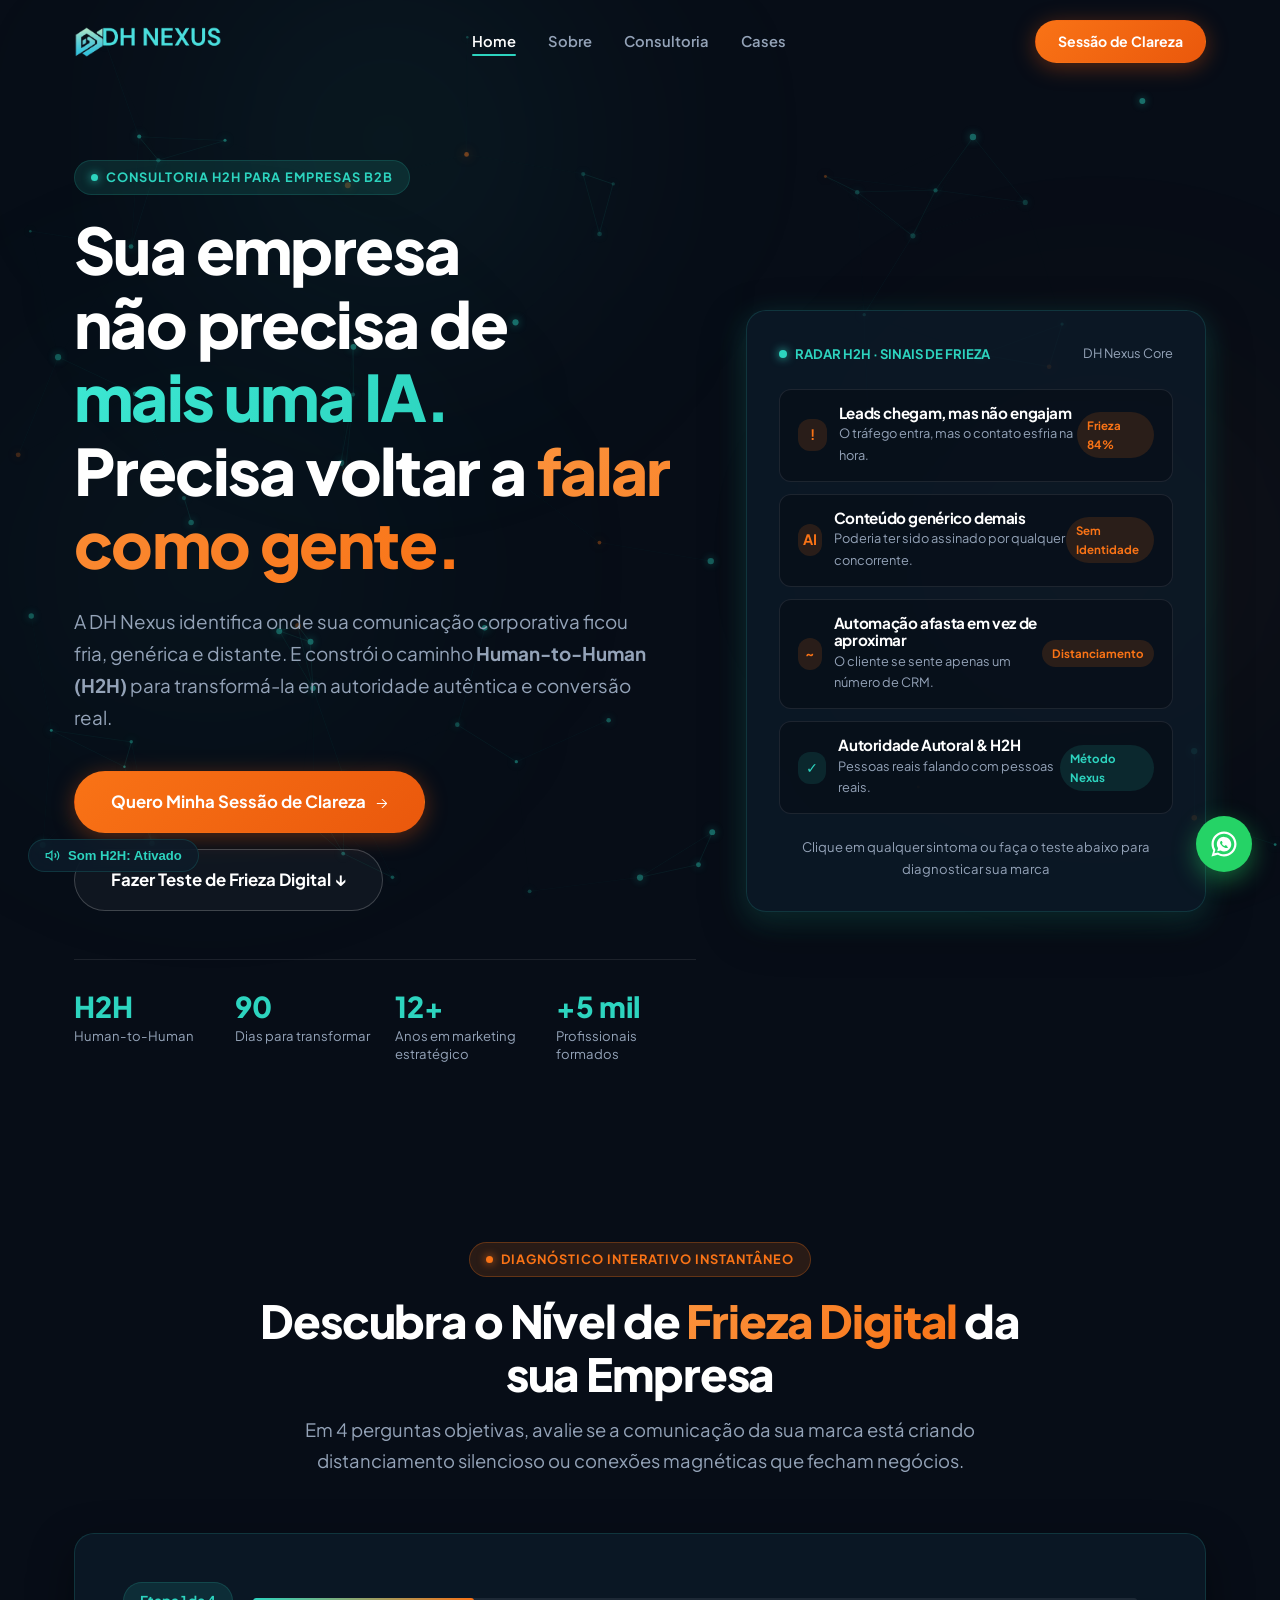
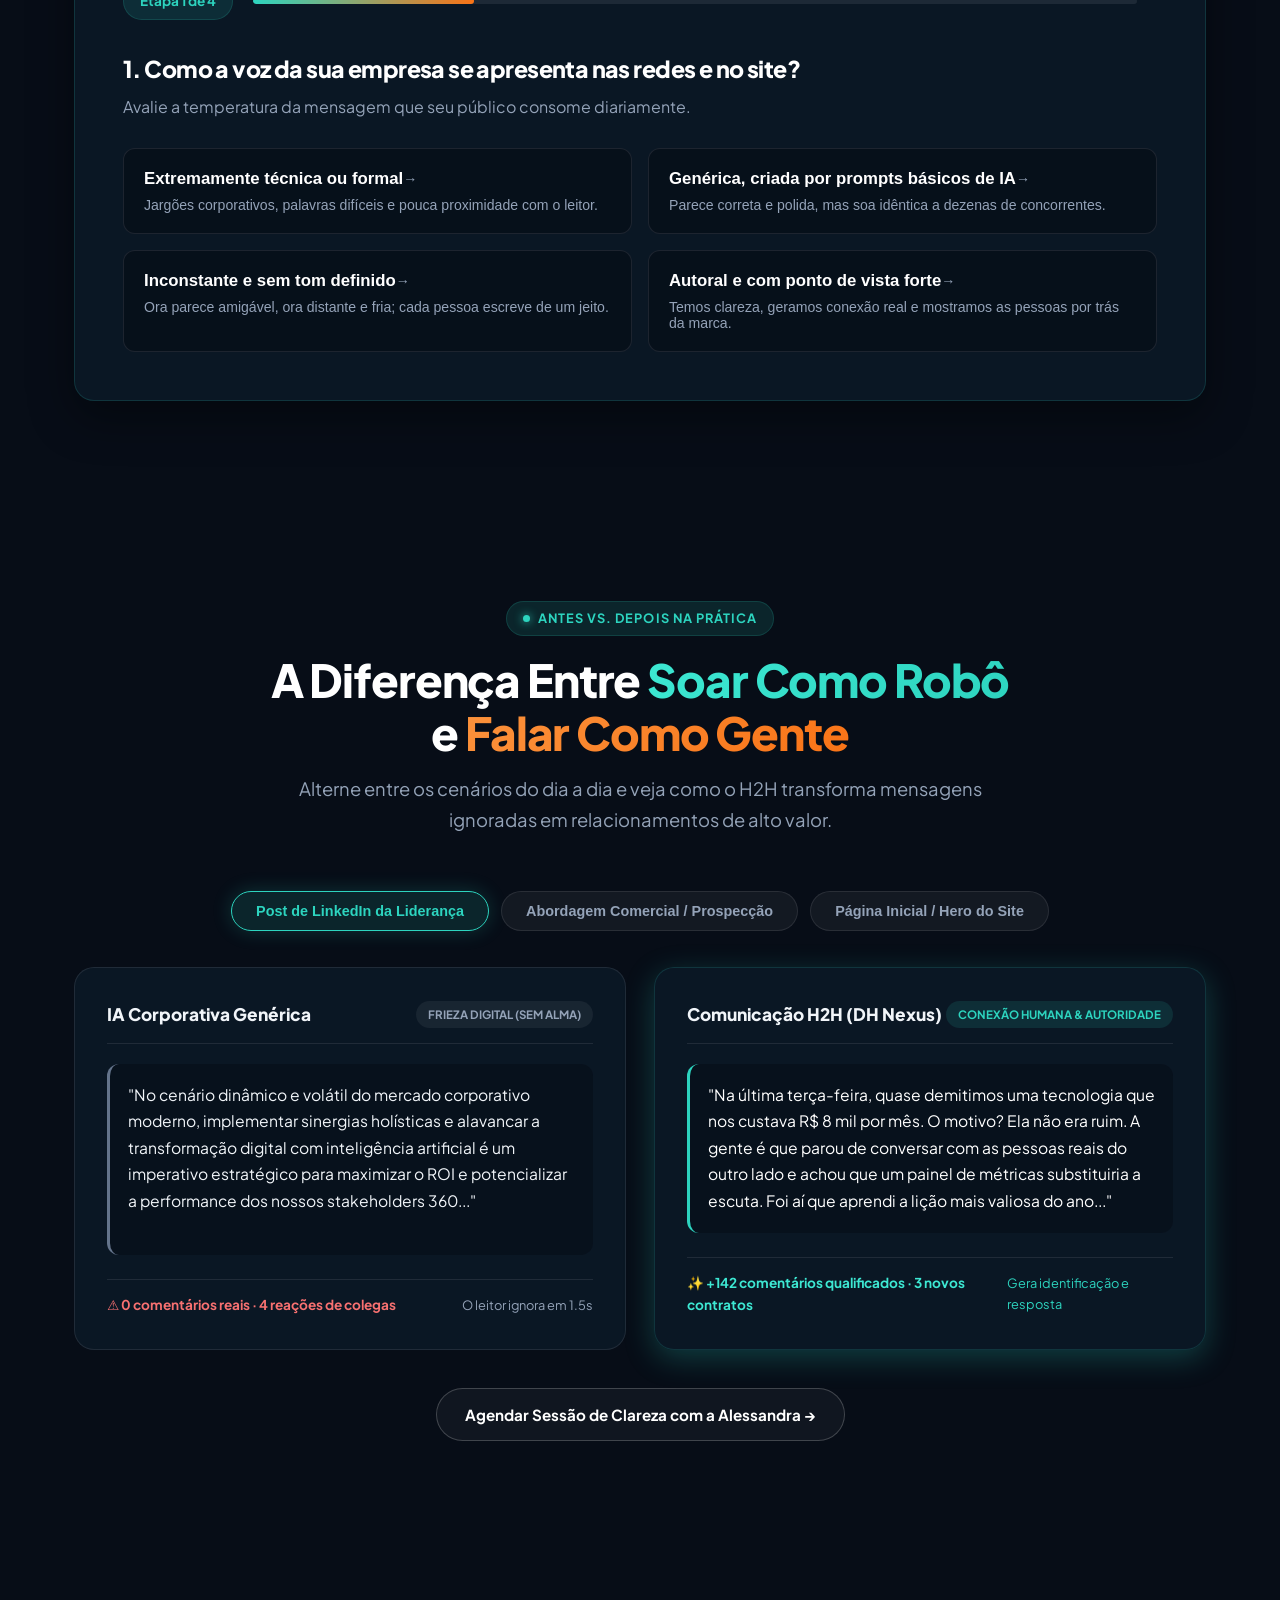
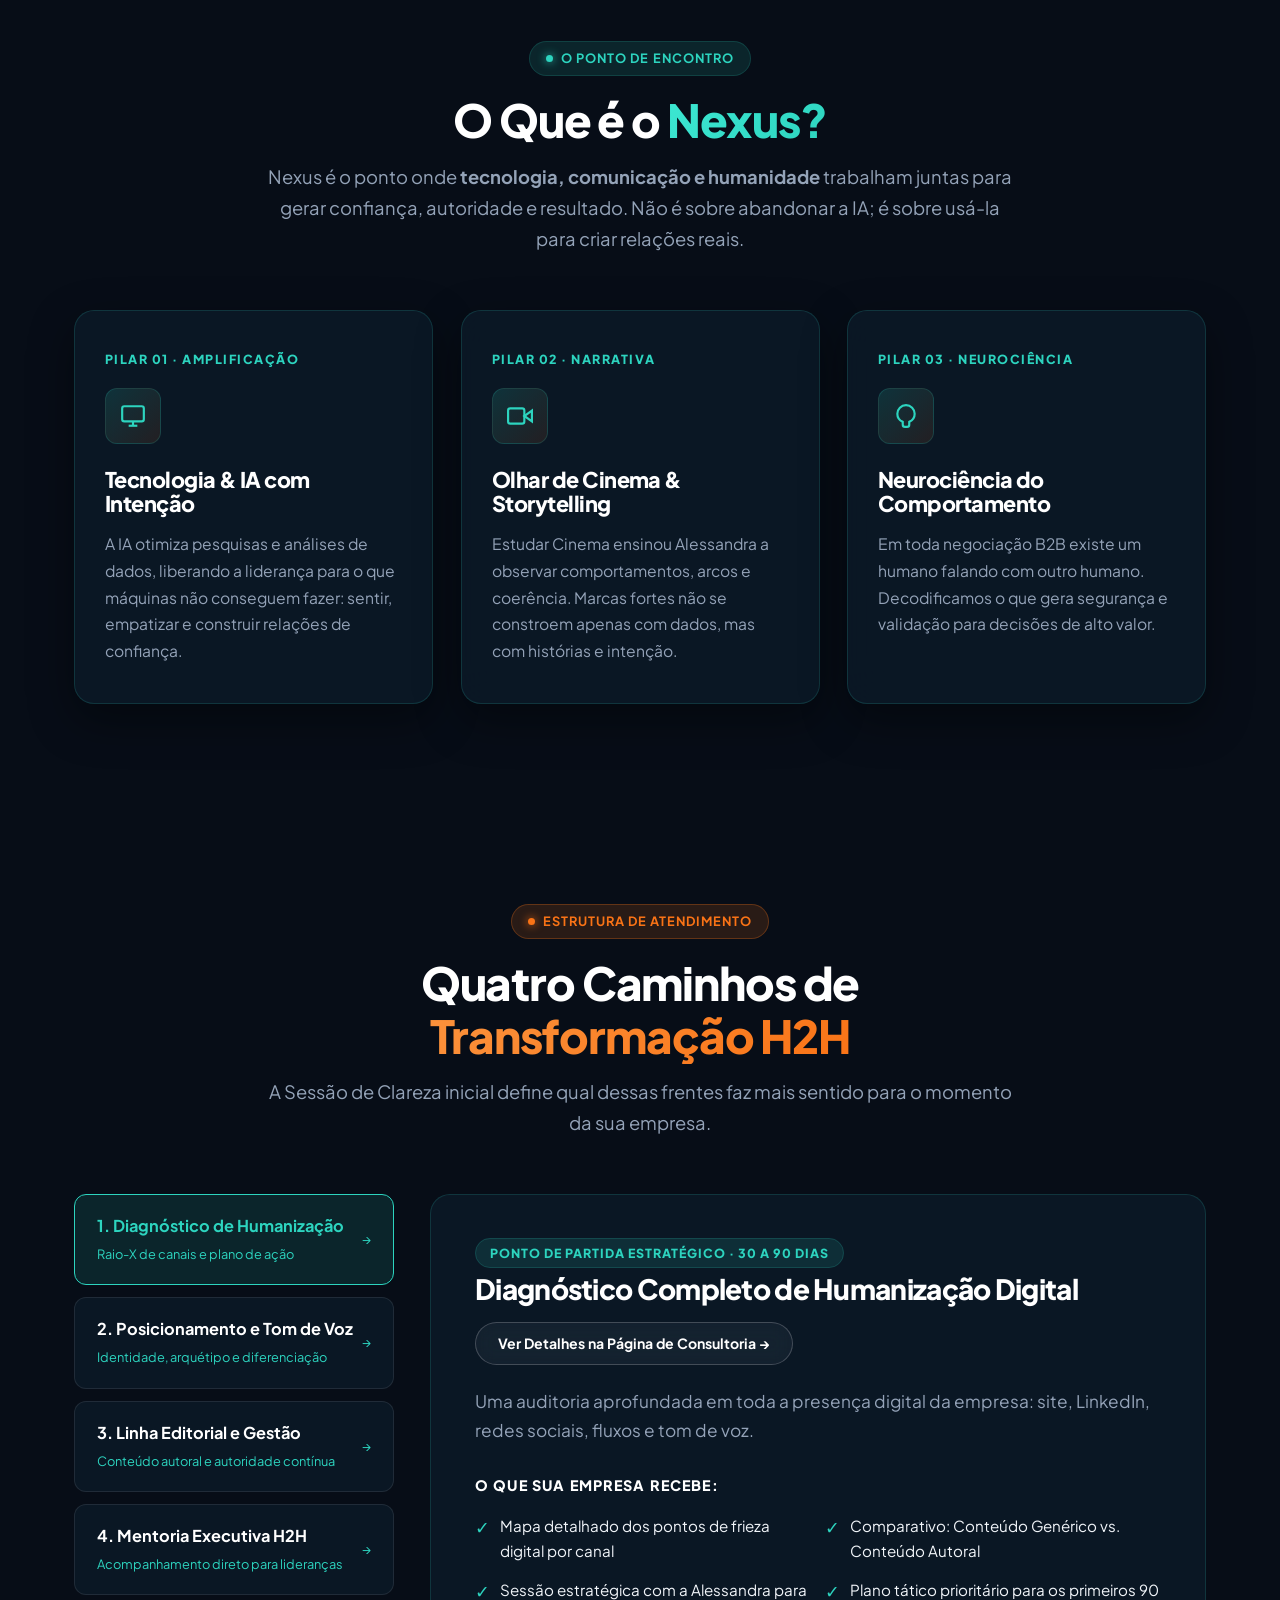
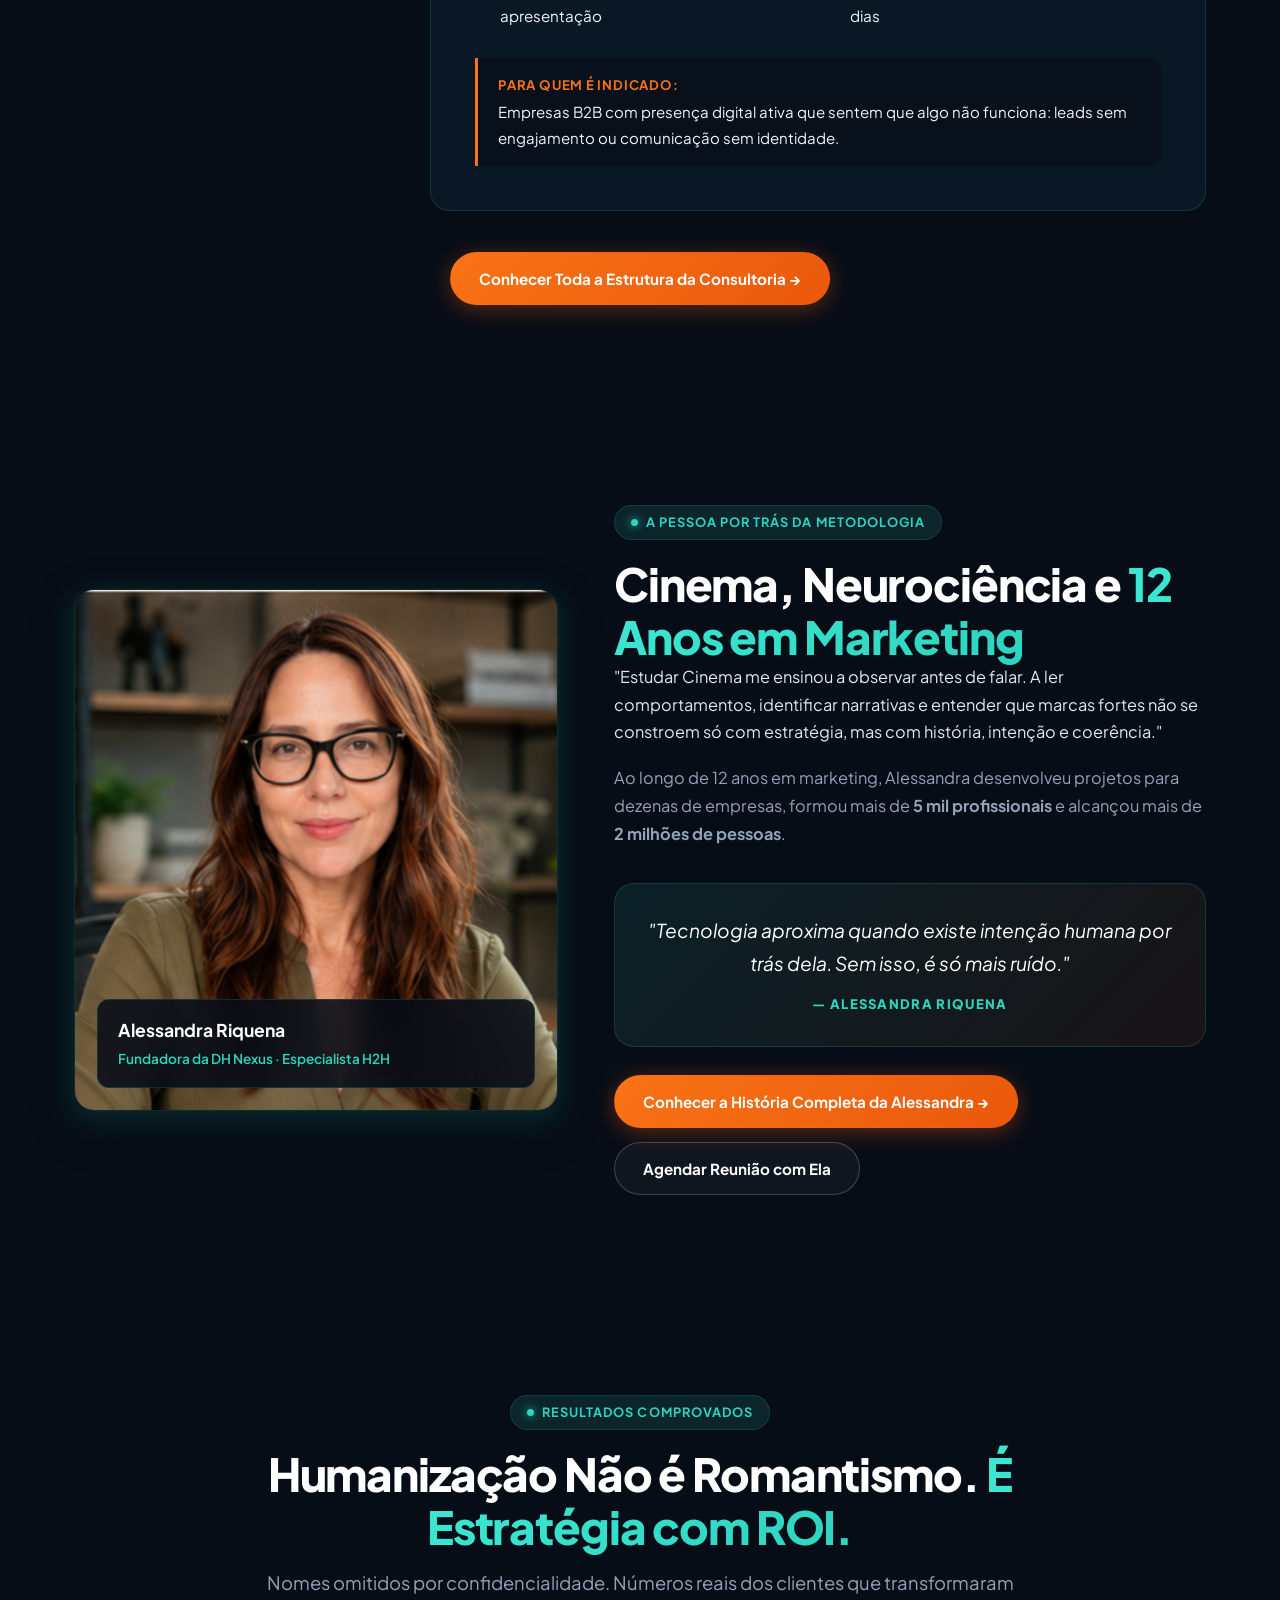
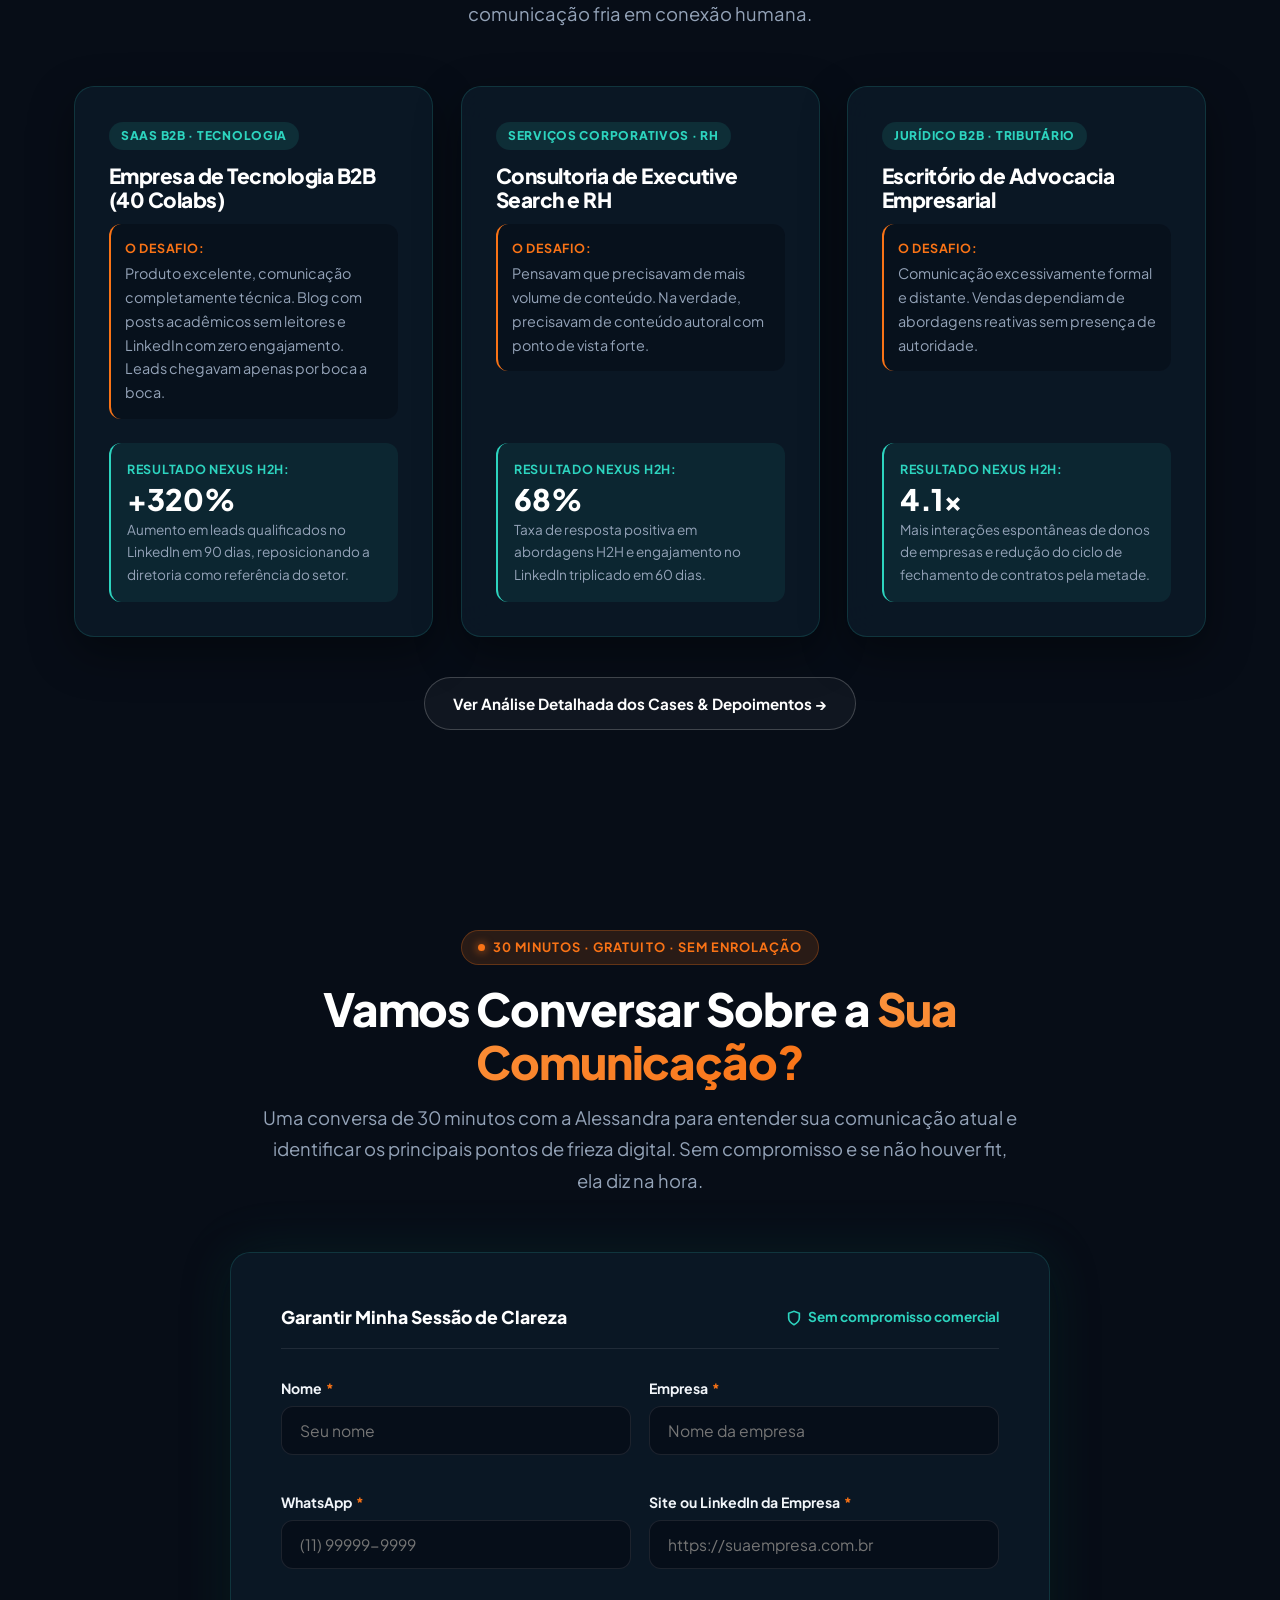
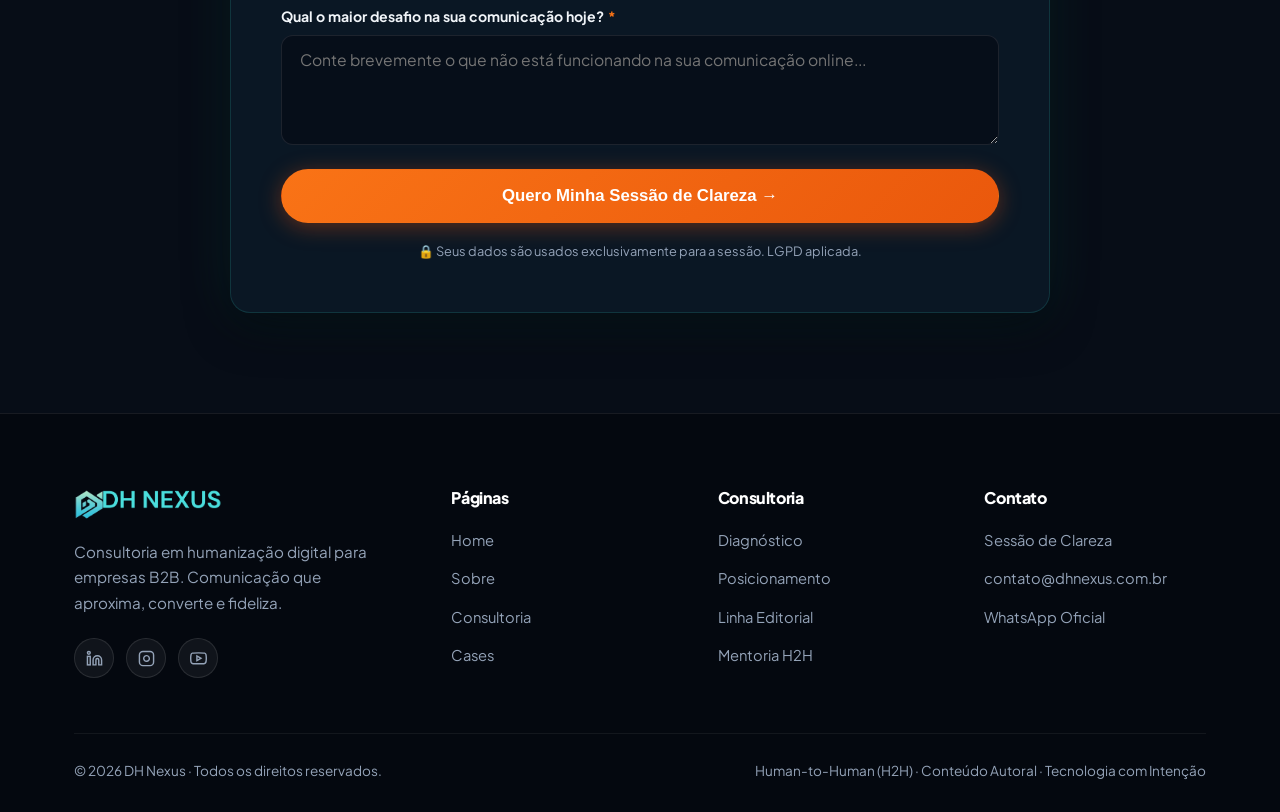
<file: index.html>
<!DOCTYPE html>
<html lang="pt-BR">
<head>
  <meta charset="UTF-8">
  <meta name="viewport" content="width=device-width, initial-scale=1.0">
  <title>DH Nexus | Mentoria Digital e Humanização B2B (H2H)</title>
  <meta name="description" content="Sua empresa não precisa de mais uma IA. Precisa voltar a falar como gente. Consultoria e mentoria em humanização digital para empresas B2B.">
  <meta property="og:type" content="website">
  <meta property="og:title" content="DH Nexus | Sua empresa não precisa de mais uma IA. Precisa voltar a falar como gente.">
  <meta property="og:description" content="Consultoria e mentoria em comunicação H2H. Eliminamos a frieza digital e reconstruímos a autoridade da sua marca.">
  <meta property="og:image" content="assets/logo-dark-bg.png">
  
  <link rel="icon" type="image/png" href="assets/logo-icon.png">
  <link rel="preconnect" href="https://fonts.googleapis.com">
  <link rel="preconnect" href="https://fonts.gstatic.com" crossorigin>
  <link href="https://fonts.googleapis.com/css2?family=Plus+Jakarta+Sans:wght@400;500;600;700;800&display=swap" rel="stylesheet">
  
  <link rel="stylesheet" href="css/styles.css">

  <script type="application/ld+json">
  {
    "@context": "https://schema.org",
    "@type": "ProfessionalService",
    "name": "DH Nexus",
    "description": "Consultoria e mentoria em humanização digital e comunicação B2B (Human-to-Human).",
    "founder": {
      "@type": "Person",
      "name": "Alessandra Riquena"
    }
  }
  </script>
</head>
<body>

  <!-- Canvas Interativo: Conexão Nexus -->
  <canvas id="nexus-canvas"></canvas>

  <!-- Luzes Ambientes -->
  <div class="ambient-glow glow-teal-1"></div>
  <div class="ambient-glow glow-orange-1"></div>
  <div class="ambient-glow glow-teal-2"></div>

  <div class="content-wrapper">

    <!-- NAVBAR (MULTI-PAGE & SEM DUPLICAÇÃO DE LOGO) -->
    <header class="navbar">
      <div class="container navbar-inner">
        <a href="index.html" class="navbar-brand">
          <img src="assets/logo-dark-bg.png" alt="DH Nexus" class="brand-logo-img">
        </a>

        <ul class="nav-links">
          <li><a href="index.html" class="active">Home</a></li>
          <li><a href="sobre.html">Sobre</a></li>
          <li><a href="consultoria.html">Consultoria</a></li>
          <li><a href="cases.html">Cases</a></li>
        </ul>

        <div class="nav-actions">
          <a href="#sessao" class="btn btn-primary btn-sm">Sessão de Clareza</a>
          <button class="mobile-toggle" aria-label="Abrir Menu">
            <svg viewBox="0 0 24 24" fill="none" stroke="currentColor" stroke-width="2">
              <line x1="3" y1="12" x2="21" y2="12"></line>
              <line x1="3" y1="6" x2="21" y2="6"></line>
              <line x1="3" y1="18" x2="21" y2="18"></line>
            </svg>
          </button>
        </div>
      </div>
    </header>

    <!-- Mobile Drawer -->
    <div class="drawer-overlay"></div>
    <div class="mobile-drawer">
      <div>
        <div style="display: flex; justify-content: space-between; align-items: center;">
          <a href="index.html" class="navbar-brand">
            <img src="assets/logo-dark-bg.png" alt="DH Nexus" class="brand-logo-img">
          </a>
          <button class="drawer-close" style="background: none; border: none; color: white; font-size: 1.4rem; cursor: pointer;">✕</button>
        </div>
        <ul class="mobile-nav-links">
          <li><a href="index.html" class="active">Home <span>→</span></a></li>
          <li><a href="sobre.html">Sobre <span>→</span></a></li>
          <li><a href="consultoria.html">Consultoria <span>→</span></a></li>
          <li><a href="cases.html">Cases <span>→</span></a></li>
        </ul>
      </div>
      <div>
        <a href="#sessao" class="btn btn-primary" style="width: 100%;">Sessão de Clareza (30 min)</a>
      </div>
    </div>

    <!-- HERO SECTION -->
    <section class="hero-section" id="inicio">
      <div class="container">
        <div class="hero-grid">
          
          <div class="hero-content reveal-left">
            <div class="badge-tag">
              <span class="pulse-dot"></span>
              Consultoria H2H para Empresas B2B
            </div>

            <h1>
              Sua empresa não precisa de <span class="highlight-teal">mais uma IA.</span><br>
              Precisa voltar a <span class="highlight-orange">falar como gente.</span>
            </h1>

            <p class="hero-subtitle">
              A DH Nexus identifica onde sua comunicação corporativa ficou fria, genérica e distante. E constrói o caminho <strong>Human-to-Human (H2H)</strong> para transformá-la em autoridade autêntica e conversão real.
            </p>

            <div class="hero-actions">
              <a href="#sessao" class="btn btn-primary btn-lg">
                Quero Minha Sessão de Clareza
                <span style="font-weight: 300;">→</span>
              </a>
              <a href="#simulador" class="btn btn-outline btn-lg">
                Fazer Teste de Frieza Digital ↓
              </a>
            </div>

            <div class="hero-stats">
              <div class="stat-item reveal-up stagger-1">
                <div class="stat-num">H2H</div>
                <div class="stat-label">Human-to-Human</div>
              </div>
              <div class="stat-item reveal-up stagger-2">
                <div class="stat-num">90</div>
                <div class="stat-label">Dias para transformar</div>
              </div>
              <div class="stat-item reveal-up stagger-3">
                <div class="stat-num">12+</div>
                <div class="stat-label">Anos em marketing estratégico</div>
              </div>
              <div class="stat-item reveal-up stagger-4">
                <div class="stat-num">+5 mil</div>
                <div class="stat-label">Profissionais formados</div>
              </div>
            </div>
          </div>

          <!-- Hero Visual: Radar Card -->
          <div class="hero-visual reveal-right">
            <div class="hero-visual-card">
              <div class="radar-header">
                <div class="radar-status">
                  <span class="radar-status-dot"></span>
                  RADAR H2H · SINAIS DE FRIEZA
                </div>
                <span style="font-size: 0.8rem; color: var(--text-muted);">DH Nexus Core</span>
              </div>

              <div class="symptom-feed">
                <div class="symptom-card">
                  <div class="symptom-info">
                    <div class="symptom-icon">!</div>
                    <div class="symptom-text">
                      <h4>Leads chegam, mas não engajam</h4>
                      <p>O tráfego entra, mas o contato esfria na hora.</p>
                    </div>
                  </div>
                  <span class="symptom-badge">Frieza 84%</span>
                </div>

                <div class="symptom-card">
                  <div class="symptom-info">
                    <div class="symptom-icon">AI</div>
                    <div class="symptom-text">
                      <h4>Conteúdo genérico demais</h4>
                      <p>Poderia ter sido assinado por qualquer concorrente.</p>
                    </div>
                  </div>
                  <span class="symptom-badge">Sem Identidade</span>
                </div>

                <div class="symptom-card">
                  <div class="symptom-info">
                    <div class="symptom-icon">~</div>
                    <div class="symptom-text">
                      <h4>Automação afasta em vez de aproximar</h4>
                      <p>O cliente se sente apenas um número de CRM.</p>
                    </div>
                  </div>
                  <span class="symptom-badge">Distanciamento</span>
                </div>

                <div class="symptom-card resolved">
                  <div class="symptom-info">
                    <div class="symptom-icon">✓</div>
                    <div class="symptom-text">
                      <h4>Autoridade Autoral & H2H</h4>
                      <p>Pessoas reais falando com pessoas reais.</p>
                    </div>
                  </div>
                  <span class="symptom-badge">Método Nexus</span>
                </div>
              </div>

              <div class="radar-footer-cta">
                <span>Clique em qualquer sintoma ou faça o teste abaixo para diagnosticar sua marca</span>
              </div>
            </div>
          </div>

        </div>
      </div>
    </section>

    <!-- SIMULADOR INTERATIVO DE FRIEZA DIGITAL (COM FIX DO BADGE) -->
    <section class="simulator-section" id="simulador">
      <div class="container">
        
        <div class="section-header reveal-up">
          <div class="badge-tag orange">
            <span class="pulse-dot"></span>
            Diagnóstico Interativo Instantâneo
          </div>
          <h2>Descubra o Nível de <span class="highlight-orange">Frieza Digital</span> da sua Empresa</h2>
          <p>Em 4 perguntas objetivas, avalie se a comunicação da sua marca está criando distanciamento silencioso ou conexões magnéticas que fecham negócios.</p>
        </div>

        <div class="simulator-box reveal-scale">
          <div class="sim-progress-bar">
            <!-- FIX: Badge em formato pílula sem quebra de linha -->
            <span class="sim-step-badge" id="sim-step-badge">Etapa 1 de 4</span>
            <div class="sim-track">
              <div class="sim-fill" id="sim-progress-fill"></div>
            </div>
          </div>

          <div id="simulator-cards-container">
            <!-- Renderizado dinamicamente pelo app.js -->
          </div>

          <div class="sim-result-card" id="simulator-result">
            <!-- Renderizado dinamicamente após a 4ª pergunta -->
          </div>
        </div>

      </div>
    </section>

    <!-- COMPARADOR INTERATIVO IA GENÉRICA vs H2H -->
    <section class="comparator-section" id="comparador">
      <div class="container">
        
        <div class="section-header reveal-up">
          <div class="badge-tag">
            <span class="pulse-dot"></span>
            Antes vs. Depois na Prática
          </div>
          <h2>A Diferença Entre <span class="highlight-teal">Soar Como Robô</span> e <span class="highlight-orange">Falar Como Gente</span></h2>
          <p>Alterne entre os cenários do dia a dia e veja como o H2H transforma mensagens ignoradas em relacionamentos de alto valor.</p>
        </div>

        <div class="comparator-tabs reveal-up">
          <button class="comp-tab-btn active" data-scenario="linkedin">Post de LinkedIn da Liderança</button>
          <button class="comp-tab-btn" data-scenario="outreach">Abordagem Comercial / Prospecção</button>
          <button class="comp-tab-btn" data-scenario="website">Página Inicial / Hero do Site</button>
        </div>

        <div class="comparison-stage">
          
          <div class="side-box cold-ai reveal-left">
            <div class="side-header">
              <div class="side-title">
                <span id="cold-title">IA Corporativa Genérica</span>
              </div>
              <span class="side-badge" id="cold-badge">Frieza Digital (Sem Alma)</span>
            </div>
            
            <div class="side-body" id="cold-text">
              "No cenário dinâmico e volátil do mercado corporativo moderno, implementar sinergias holísticas e alavancar a transformação digital com inteligência artificial é um imperativo estratégico para maximizar o ROI e potencializar a performance dos nossos stakeholders 360..."
            </div>

            <div class="side-footer">
              <span class="metric-highlight metric-bad" id="cold-stat">⚠️ 0 comentários reais · 4 reações de colegas</span>
              <span style="font-size: 0.8rem; color: #94A3B8;">O leitor ignora em 1.5s</span>
            </div>
          </div>

          <div class="side-box h2h-human reveal-right">
            <div class="side-header">
              <div class="side-title">
                <span id="human-title">Comunicação H2H (DH Nexus)</span>
              </div>
              <span class="side-badge" id="human-badge">Conexão Humana & Autoridade</span>
            </div>

            <div class="side-body" id="human-text">
              "Na última terça-feira, quase demitimos uma tecnologia que nos custava R$ 8 mil por mês. O motivo? Ela não era ruim. A gente é que parou de conversar com as pessoas reais do outro lado e achou que um painel de métricas substituiria a escuta. Foi aí que aprendi a lição mais valiosa do ano..."
            </div>

            <div class="side-footer">
              <span class="metric-highlight metric-good" id="human-stat">✨ +142 comentários qualificados · 3 novos contratos</span>
              <span style="font-size: 0.8rem; color: var(--teal-primary);">Gera identificação e resposta</span>
            </div>
          </div>

        </div>

        <div style="text-align: center; margin-top: 38px;" class="reveal-up">
          <a href="#sessao" class="btn btn-outline">
            Agendar Sessão de Clareza com a Alessandra →
          </a>
        </div>

      </div>
    </section>

    <!-- O QUE É O NEXUS: OS 3 PILARES (COM CORES E ENERGIA RESTAURADAS) -->
    <section class="nexus-concept-section" id="metodologia">
      <div class="container">
        
        <div class="section-header reveal-up">
          <div class="badge-tag">
            <span class="pulse-dot"></span>
            O Ponto de Encontro
          </div>
          <h2>O Que é o <span class="highlight-teal">Nexus?</span></h2>
          <p>
            Nexus é o ponto onde <strong>tecnologia, comunicação e humanidade</strong> trabalham juntas para gerar confiança, autoridade e resultado. Não é sobre abandonar a IA; é sobre usá-la para criar relações reais.
          </p>
        </div>

        <div class="nexus-pillars-grid">
          
          <div class="pillar-card reveal-left">
            <div class="pillar-number">Pilar 01 · Amplificação</div>
            <div class="pillar-icon-wrap">
              <svg width="26" height="26" viewBox="0 0 24 24" fill="none" stroke="currentColor" stroke-width="2">
                <rect x="2" y="3" width="20" height="14" rx="2" ry="2"></rect>
                <line x1="8" y1="21" x2="16" y2="21"></line>
                <line x1="12" y1="17" x2="12" y2="21"></line>
              </svg>
            </div>
            <h3>Tecnologia & IA com Intenção</h3>
            <p>
              A IA otimiza pesquisas e análises de dados, liberando a liderança para o que máquinas não conseguem fazer: sentir, empatizar e construir relações de confiança.
            </p>
          </div>

          <div class="pillar-card reveal-scale">
            <div class="pillar-number">Pilar 02 · Narrativa</div>
            <div class="pillar-icon-wrap">
              <svg width="26" height="26" viewBox="0 0 24 24" fill="none" stroke="currentColor" stroke-width="2">
                <polygon points="23 7 16 12 23 17 23 7"></polygon>
                <rect x="1" y="5" width="15" height="14" rx="2" ry="2"></rect>
              </svg>
            </div>
            <h3>Olhar de Cinema & Storytelling</h3>
            <p>
              Estudar Cinema ensinou Alessandra a observar comportamentos, arcos e coerência. Marcas fortes não se constroem apenas com dados, mas com histórias e intenção.
            </p>
          </div>

          <div class="pillar-card reveal-right">
            <div class="pillar-number">Pilar 03 · Neurociência</div>
            <div class="pillar-icon-wrap">
              <svg width="26" height="26" viewBox="0 0 24 24" fill="none" stroke="currentColor" stroke-width="2">
                <path d="M12 2a8 8 0 0 0-8 8c0 3.37 2.08 6.25 5 7.42V20a2 2 0 0 0 2 2h2a2 2 0 0 0 2-2v-2.58c2.92-1.17 5-4.05 5-7.42a8 8 0 0 0-8-8z"></path>
              </svg>
            </div>
            <h3>Neurociência do Comportamento</h3>
            <p>
              Em toda negociação B2B existe um humano falando com outro humano. Decodificamos o que gera segurança e validação para decisões de alto valor.
            </p>
          </div>

        </div>

      </div>
    </section>

    <!-- SOLUÇÕES: OS 4 CAMINHOS (PREVIEW COM LINK PARA CONSULTORIA.HTML) -->
    <section class="services-section" id="servicos">
      <div class="container">
        
        <div class="section-header reveal-up">
          <div class="badge-tag orange">
            <span class="pulse-dot"></span>
            Estrutura de Atendimento
          </div>
          <h2>Quatro Caminhos de <span class="highlight-orange">Transformação H2H</span></h2>
          <p>A Sessão de Clareza inicial define qual dessas frentes faz mais sentido para o momento da sua empresa.</p>
        </div>

        <div class="services-interactive-wrapper reveal-scale">
          
          <div class="service-nav-menu">
            <div class="service-nav-item active" data-target="service-diag">
              <div>
                <strong>1. Diagnóstico de Humanização</strong>
                <span>Raio-X de canais e plano de ação</span>
              </div>
              <span>→</span>
            </div>

            <div class="service-nav-item" data-target="service-pos">
              <div>
                <strong>2. Posicionamento e Tom de Voz</strong>
                <span>Identidade, arquétipo e diferenciação</span>
              </div>
              <span>→</span>
            </div>

            <div class="service-nav-item" data-target="service-content">
              <div>
                <strong>3. Linha Editorial e Gestão</strong>
                <span>Conteúdo autoral e autoridade contínua</span>
              </div>
              <span>→</span>
            </div>

            <div class="service-nav-item" data-target="service-mentor">
              <div>
                <strong>4. Mentoria Executiva H2H</strong>
                <span>Acompanhamento direto para lideranças</span>
              </div>
              <span>→</span>
            </div>
          </div>

          <div class="service-details-container">
            
            <div class="service-detail-card active" id="service-diag">
              <div class="service-detail-header">
                <div>
                  <span class="service-tag">Ponto de Partida Estratégico · 30 a 90 Dias</span>
                  <h3>Diagnóstico Completo de Humanização Digital</h3>
                </div>
                <a href="consultoria.html#diagnostico" class="btn btn-outline btn-sm">Ver Detalhes na Página de Consultoria →</a>
              </div>
              <p class="service-lead">
                Uma auditoria aprofundada em toda a presença digital da empresa: site, LinkedIn, redes sociais, fluxos e tom de voz.
              </p>
              <div class="deliverables-title">O que sua empresa recebe:</div>
              <ul class="deliverables-list">
                <li><span class="check-icon">✓</span> Mapa detalhado dos pontos de frieza digital por canal</li>
                <li><span class="check-icon">✓</span> Comparativo: Conteúdo Genérico vs. Conteúdo Autoral</li>
                <li><span class="check-icon">✓</span> Sessão estratégica com a Alessandra para apresentação</li>
                <li><span class="check-icon">✓</span> Plano tático prioritário para os primeiros 90 dias</li>
              </ul>
              <div class="service-target-box">
                <strong>Para quem é indicado:</strong>
                <p>Empresas B2B com presença digital ativa que sentem que algo não funciona: leads sem engajamento ou comunicação sem identidade.</p>
              </div>
            </div>

            <div class="service-detail-card" id="service-pos">
              <div class="service-detail-header">
                <div>
                  <span class="service-tag">Identidade & Expressão</span>
                  <h3>Posicionamento Estratégico e Tom de Voz</h3>
                </div>
                <a href="consultoria.html#posicionamento" class="btn btn-outline btn-sm">Ver Detalhes na Página de Consultoria →</a>
              </div>
              <p class="service-lead">
                Para empresas que precisam de uma identidade comunicacional clara: diferenciada, humana e sustentável ao longo do tempo.
              </p>
              <div class="deliverables-title">O que sua empresa recebe:</div>
              <ul class="deliverables-list">
                <li><span class="check-icon">✓</span> Definição do ICP com profundidade humana</li>
                <li><span class="check-icon">✓</span> Arquétipo da marca e proposta única de valor</li>
                <li><span class="check-icon">✓</span> Tom de voz com exemplos práticos e guia para equipe</li>
                <li><span class="check-icon">✓</span> Revisão de copy do site e principais canais</li>
              </ul>
              <div class="service-target-box">
                <strong>Para quem é indicado:</strong>
                <p>Empresas em reposicionamento ou que nunca tiveram uma estratégia de comunicação estruturada.</p>
              </div>
            </div>

            <div class="service-detail-card" id="service-content">
              <div class="service-detail-header">
                <div>
                  <span class="service-tag">Execução Consistente</span>
                  <h3>Linha Editorial e Gestão de Conteúdo</h3>
                </div>
                <a href="consultoria.html#editorial" class="btn btn-outline btn-sm">Ver Detalhes na Página de Consultoria →</a>
              </div>
              <p class="service-lead">
                Estrutura editorial completa para publicar com consistência, autoridade e resultado mensurável.
              </p>
              <div class="deliverables-title">O que sua empresa recebe:</div>
              <ul class="deliverables-list">
                <li><span class="check-icon">✓</span> Pilares editoriais da marca ancorados na autoridade</li>
                <li><span class="check-icon">✓</span> Calendário temático trimestral para LinkedIn e redes</li>
                <li><span class="check-icon">✓</span> Templates de posts e copywriting autoral</li>
                <li><span class="check-icon">✓</span> Treinamento do time de conteúdo no tom de voz</li>
              </ul>
              <div class="service-target-box">
                <strong>Para quem é indicado:</strong>
                <p>Empresas que já têm time de marketing mas publicam sem estratégia ou consistência.</p>
              </div>
            </div>

            <div class="service-detail-card" id="service-mentor">
              <div class="service-detail-header">
                <div>
                  <span class="service-tag">Liderança Magnética</span>
                  <h3>Mentoria para Comunicação H2H</h3>
                </div>
                <a href="consultoria.html#mentoria" class="btn btn-outline btn-sm">Ver Detalhes na Página de Consultoria →</a>
              </div>
              <p class="service-lead">
                Acompanhamento contínuo para fundadores e líderes que querem construir autoridade pessoal digital com intenção.
              </p>
              <div class="deliverables-title">O que sua empresa recebe:</div>
              <ul class="deliverables-list">
                <li><span class="check-icon">✓</span> Sessões mensais/quinzenais de estratégia direta com Alessandra</li>
                <li><span class="check-icon">✓</span> Desenvolvimento da voz autoral do fundador no LinkedIn</li>
                <li><span class="check-icon">✓</span> Revisão e feedback contínuo de conteúdo</li>
                <li><span class="check-icon">✓</span> Canal direto para dúvidas entre sessões</li>
              </ul>
              <div class="service-target-box">
                <strong>Para quem é indicado:</strong>
                <p>CEOs e diretores B2B que entendem que sua presença digital é um ativo de vendas estratégico.</p>
              </div>
            </div>

          </div>

        </div>

        <div style="text-align: center; margin-top: 40px;" class="reveal-up">
          <a href="consultoria.html" class="btn btn-primary">
            Conhecer Toda a Estrutura da Consultoria →
          </a>
        </div>

      </div>
    </section>

    <!-- RESUMO FUNDADORA (COM LINK PARA SOBRE.HTML) -->
    <section class="founder-section" id="sobre">
      <div class="container">
        
        <div class="founder-grid">
          
          <div class="founder-photo-wrapper reveal-left">
            <div class="photo-frame">
              <img src="assets/ALESSANDRA_RIQUENA_SITE.jpg" alt="Alessandra Riquena - DH Nexus">
              <div class="photo-overlay-tag">
                <strong>Alessandra Riquena</strong>
                <span>Fundadora da DH Nexus · Especialista H2H</span>
              </div>
            </div>
          </div>

          <div class="founder-content reveal-right">
            <div class="badge-tag">
              <span class="pulse-dot"></span>
              A Pessoa Por Trás da Metodologia
            </div>

            <h2>Cinema, Neurociência e <span class="highlight-teal">12 Anos em Marketing</span></h2>

            <p class="founder-lead">
              "Estudar Cinema me ensinou a observar antes de falar. A ler comportamentos, identificar narrativas e entender que marcas fortes não se constroem só com estratégia, mas com história, intenção e coerência."
            </p>

            <p>
              Ao longo de 12 anos em marketing, Alessandra desenvolveu projetos para dezenas de empresas, formou mais de <strong>5 mil profissionais</strong> e alcançou mais de <strong>2 milhões de pessoas</strong>.
            </p>

            <div class="quote-banner">
              <p>"Tecnologia aproxima quando existe intenção humana por trás dela. Sem isso, é só mais ruído."</p>
              <span>— Alessandra Riquena</span>
            </div>

            <div style="margin-top: 28px; display: flex; gap: 14px; flex-wrap: wrap;">
              <a href="sobre.html" class="btn btn-primary">
                Conhecer a História Completa da Alessandra →
              </a>
              <a href="#sessao" class="btn btn-outline">
                Agendar Reunião com Ela
              </a>
            </div>
          </div>

        </div>

      </div>
    </section>

    <!-- CASES (COM LINK PARA CASES.HTML) -->
    <section class="cases-section" id="cases">
      <div class="container">
        
        <div class="section-header reveal-up">
          <div class="badge-tag">
            <span class="pulse-dot"></span>
            Resultados Comprovados
          </div>
          <h2>Humanização Não é Romantismo. <span class="highlight-teal">É Estratégia com ROI.</span></h2>
          <p>Nomes omitidos por confidencialidade. Números reais dos clientes que transformaram comunicação fria em conexão humana.</p>
        </div>

        <div class="cases-grid">
          
          <div class="case-card reveal-left">
            <div class="case-top">
              <span class="case-segment-badge">SaaS B2B · Tecnologia</span>
              <h3>Empresa de Tecnologia B2B (40 Colabs)</h3>
              <div class="challenge-box">
                <strong>O Desafio:</strong>
                Produto excelente, comunicação completamente técnica. Blog com posts acadêmicos sem leitores e LinkedIn com zero engajamento. Leads chegavam apenas por boca a boca.
              </div>
            </div>
            <div class="case-results-box">
              <strong>Resultado Nexus H2H:</strong>
              <div class="case-stat-big">+320%</div>
              <div class="case-stat-sub">Aumento em leads qualificados no LinkedIn em 90 dias, reposicionando a diretoria como referência do setor.</div>
            </div>
          </div>

          <div class="case-card reveal-up">
            <div class="case-top">
              <span class="case-segment-badge">Serviços Corporativos · RH</span>
              <h3>Consultoria de Executive Search e RH</h3>
              <div class="challenge-box">
                <strong>O Desafio:</strong>
                Pensavam que precisavam de mais volume de conteúdo. Na verdade, precisavam de conteúdo autoral com ponto de vista forte.
              </div>
            </div>
            <div class="case-results-box">
              <strong>Resultado Nexus H2H:</strong>
              <div class="case-stat-big">68%</div>
              <div class="case-stat-sub">Taxa de resposta positiva em abordagens H2H e engajamento no LinkedIn triplicado em 60 dias.</div>
            </div>
          </div>

          <div class="case-card reveal-right">
            <div class="case-top">
              <span class="case-segment-badge">Jurídico B2B · Tributário</span>
              <h3>Escritório de Advocacia Empresarial</h3>
              <div class="challenge-box">
                <strong>O Desafio:</strong>
                Comunicação excessivamente formal e distante. Vendas dependiam de abordagens reativas sem presença de autoridade.
              </div>
            </div>
            <div class="case-results-box">
              <strong>Resultado Nexus H2H:</strong>
              <div class="case-stat-big">4.1x</div>
              <div class="case-stat-sub">Mais interações espontâneas de donos de empresas e redução do ciclo de fechamento de contratos pela metade.</div>
            </div>
          </div>

        </div>

        <div style="text-align: center; margin-top: 40px;" class="reveal-up">
          <a href="cases.html" class="btn btn-outline">
            Ver Análise Detalhada dos Cases & Depoimentos →
          </a>
        </div>

      </div>
    </section>

    <!-- FORMULÁRIO / SESSÃO DE CLAREZA -->
    <section class="clarity-section" id="sessao">
      <div class="container">
        
        <div class="section-header reveal-up">
          <div class="badge-tag orange">
            <span class="pulse-dot"></span>
            30 Minutos · Gratuito · Sem Enrolação
          </div>
          <h2>Vamos Conversar Sobre a <span class="highlight-orange">Sua Comunicação?</span></h2>
          <p>
            Uma conversa de 30 minutos com a Alessandra para entender sua comunicação atual e identificar os principais pontos de frieza digital. Sem compromisso e se não houver fit, ela diz na hora.
          </p>
        </div>

        <div class="booking-card reveal-scale">
          <div class="form-badge-top">
            <span style="font-weight: 800; font-size: 1.1rem; color: var(--white);">Garantir Minha Sessão de Clareza</span>
            <span class="guarantee">
              <svg width="16" height="16" viewBox="0 0 24 24" fill="none" stroke="currentColor" stroke-width="2.5"><path d="M12 22s8-4 8-10V5l-8-3-8 3v7c0 6 8 10 8 10z"></path></svg>
              Sem compromisso comercial
            </span>
          </div>

          <form id="clarity-form">
            <div class="form-grid-2">
              <div class="form-group">
                <label>Nome <span class="req">*</span></label>
                <input type="text" name="nome" class="form-control" placeholder="Seu nome" required>
              </div>
              <div class="form-group">
                <label>Empresa <span class="req">*</span></label>
                <input type="text" name="empresa" class="form-control" placeholder="Nome da empresa" required>
              </div>
            </div>

            <div class="form-grid-2">
              <div class="form-group">
                <label>WhatsApp <span class="req">*</span></label>
                <input type="tel" name="whatsapp" class="form-control" placeholder="(11) 99999-9999" required>
              </div>
              <div class="form-group">
                <label>Site ou LinkedIn da Empresa <span class="req">*</span></label>
                <input type="text" name="site" class="form-control" placeholder="https://suaempresa.com.br" required>
              </div>
            </div>

            <div class="form-group">
              <label>Qual o maior desafio na sua comunicação hoje? <span class="req">*</span></label>
              <textarea name="desafio" class="form-control" placeholder="Conte brevemente o que não está funcionando na sua comunicação online..." required></textarea>
            </div>

            <div style="text-align: center; margin-top: 24px;">
              <button type="submit" class="btn btn-primary btn-lg" style="width: 100%;">
                Quero Minha Sessão de Clareza →
              </button>
            </div>

            <div class="form-disclaimer">
              🔒 Seus dados são usados exclusivamente para a sessão. LGPD aplicada.
            </div>
          </form>
        </div>

      </div>
    </section>

    <!-- FOOTER (MULTI-PAGE & SEM DUPLICAÇÃO DE MARCA) -->
    <footer>
      <div class="container">
        <div class="footer-grid">
          
          <div class="footer-brand">
            <a href="index.html" class="navbar-brand">
              <img src="assets/logo-dark-bg.png" alt="DH Nexus" class="brand-logo-img">
            </a>
            <p>
              Consultoria em humanização digital para empresas B2B. Comunicação que aproxima, converte e fideliza.
            </p>
            <div class="social-links">
              <a href="https://www.linkedin.com/company/dhnexus/" target="_blank" rel="noopener" class="social-btn" aria-label="LinkedIn">
                <svg width="17" height="17" viewBox="0 0 24 24" fill="none" stroke="currentColor" stroke-width="2"><path d="M16 8a6 6 0 0 1 6 6v7h-4v-7a2 2 0 0 0-2-2 2 2 0 0 0-2 2v7h-4v-7a6 6 0 0 1 6-6z"></path><rect x="2" y="9" width="4" height="12"></rect><circle cx="4" cy="4" r="2"></circle></svg>
              </a>
              <a href="https://www.instagram.com/dhnexus.mkt/" target="_blank" rel="noopener" class="social-btn" aria-label="Instagram">
                <svg width="17" height="17" viewBox="0 0 24 24" fill="none" stroke="currentColor" stroke-width="2"><rect x="2" y="2" width="20" height="20" rx="5" ry="5"></rect><path d="M16 11.37A4 4 0 1 1 12.63 8 4 4 0 0 1 16 11.37z"></path><line x1="17.5" y1="6.5" x2="17.51" y2="6.5"></line></svg>
              </a>
              <a href="https://www.youtube.com/@Alessandra_Riquena" target="_blank" rel="noopener" class="social-btn" aria-label="YouTube">
                <svg width="17" height="17" viewBox="0 0 24 24" fill="none" stroke="currentColor" stroke-width="2"><path d="M22.54 6.42a2.78 2.78 0 0 0-1.94-2C18.88 4 12 4 12 4s-6.88 0-8.6.46a2.78 2.78 0 0 0-1.94 2A29 29 0 0 0 1 11.75a29 29 0 0 0 .46 5.33A2.78 2.78 0 0 0 3.4 19c1.72.46 8.6.46 8.6.46s6.88 0 8.6-.46a2.78 2.78 0 0 0 1.94-2 29 29 0 0 0 .46-5.25 29 29 0 0 0-.46-5.33z"></path><polygon points="9.75 15.02 15.5 11.75 9.75 8.48 9.75 15.02"></polygon></svg>
              </a>
            </div>
          </div>

          <div class="footer-col">
            <h4>Páginas</h4>
            <ul>
              <li><a href="index.html">Home</a></li>
              <li><a href="sobre.html">Sobre</a></li>
              <li><a href="consultoria.html">Consultoria</a></li>
              <li><a href="cases.html">Cases</a></li>
            </ul>
          </div>

          <div class="footer-col">
            <h4>Consultoria</h4>
            <ul>
              <li><a href="consultoria.html#diagnostico">Diagnóstico</a></li>
              <li><a href="consultoria.html#posicionamento">Posicionamento</a></li>
              <li><a href="consultoria.html#editorial">Linha Editorial</a></li>
              <li><a href="consultoria.html#mentoria">Mentoria H2H</a></li>
            </ul>
          </div>

          <div class="footer-col">
            <h4>Contato</h4>
            <ul>
              <li><a href="#sessao">Sessão de Clareza</a></li>
              <li><a href="mailto:contato@dhnexus.com.br">contato@dhnexus.com.br</a></li>
              <li><a href="https://wa.me/5521965485163" target="_blank" rel="noopener">WhatsApp Oficial</a></li>
            </ul>
          </div>

        </div>

        <div class="footer-bottom">
          <span>&copy; 2026 DH Nexus · Todos os direitos reservados.</span>
          <span>Human-to-Human (H2H) · Conteúdo Autoral · Tecnologia com Intenção</span>
        </div>
      </div>
    </footer>

  </div>

  <!-- Modal de Confirmação -->
  <div class="modal-overlay" id="success-modal">
    <div class="modal-content">
      <div class="modal-icon-circle">✓</div>
      <h3 style="margin-bottom: 12px; font-size: 1.55rem;">Sessão Pré-Agendada, <span id="modal-user-name" style="color: var(--teal-primary);">Cliente</span>!</h3>
      <p style="margin-bottom: 24px; color: var(--text-muted); font-size: 0.95rem;">
        Recebemos os dados da sua empresa. Para prioridade imediata na agenda de Alessandra, confirme no WhatsApp com 1 clique abaixo:
      </p>
      <div style="display: flex; flex-direction: column; gap: 12px;">
        <a href="#" class="btn btn-primary" id="modal-whatsapp-link" target="_blank" rel="noopener">
          Confirmar no WhatsApp com Alessandra →
        </a>
        <button class="btn btn-outline" id="modal-close-btn">
          Fechar Janela
        </button>
      </div>
    </div>
  </div>

  <!-- WhatsApp Flutuante -->
  <a href="https://wa.me/5521965485163?text=Ol%C3%A1%20Alessandra!%20Gostaria%20de%20agendar%20uma%20Sess%C3%A3o%20de%20Clareza." class="floating-whatsapp" target="_blank" rel="noopener" aria-label="WhatsApp">
    <svg viewBox="0 0 24 24" fill="currentColor">
      <path d="M12.031 6.172c-3.181 0-5.767 2.586-5.768 5.766-.001 1.298.38 2.27 1.019 3.287l-.711 2.598 2.669-.699c.969.54 1.831.782 2.791.782h.005c3.18 0 5.767-2.587 5.768-5.766.001-3.182-2.585-5.768-5.769-5.768zm3.367 8.163c-.14.394-.799.761-1.127.808-.328.047-.738.082-2.399-.607-1.423-.59-2.34-2.029-2.411-2.123-.07-.094-.576-.767-.576-1.462 0-.695.364-1.037.493-1.178.13-.14.283-.176.377-.176.094 0 .188.001.27.006.086.004.202-.033.316.24.118.283.401.979.436 1.05.035.07.059.153.012.247-.047.094-.07.153-.141.236-.07.082-.148.184-.211.247-.071.07-.145.147-.062.289.082.141.368.608.79 0.984.542.484.999.634 1.14.705.141.07.224.059.306-.035.082-.094.353-.412.447-.553.094-.141.188-.118.318-.07.129.047.824.388.965.459.141.07.235.106.27.165.035.059.035.341-.105.735zM12 2C6.477 2 2 6.477 2 12c0 1.891.524 3.662 1.435 5.178L2 22l4.981-1.306A9.957 9.957 0 0 0 12 22c5.523 0 10-4.477 10-10S17.523 2 12 2zm0 18.2c-1.614 0-3.125-.469-4.406-1.282l-.316-.2-2.969.778.792-2.894-.207-.33A8.16 8.16 0 0 1 3.8 12c0-4.521 3.679-8.2 8.2-8.2 4.521 0 8.2 3.679 8.2 8.2 0 4.521-3.679 8.2-8.2 8.2z"/>
    </svg>
  </a>

  <!-- Audio Toggle -->
  <button class="sound-toggle-btn" id="sound-toggle" title="Alternar áudio de micro-interações táteis">
    <svg width="15" height="15" viewBox="0 0 24 24" fill="none" stroke="currentColor" stroke-width="2">
      <polygon points="11 5 6 9 2 9 2 15 6 15 11 19 11 5"></polygon>
      <path d="M19.07 4.93a10 10 0 0 1 0 14.14M15.54 8.46a5 5 0 0 1 0 7.07"></path>
    </svg>
    Som H2H: Ativado
  </button>

  <script src="js/app.js"></script>
</body>
</html>
</file>
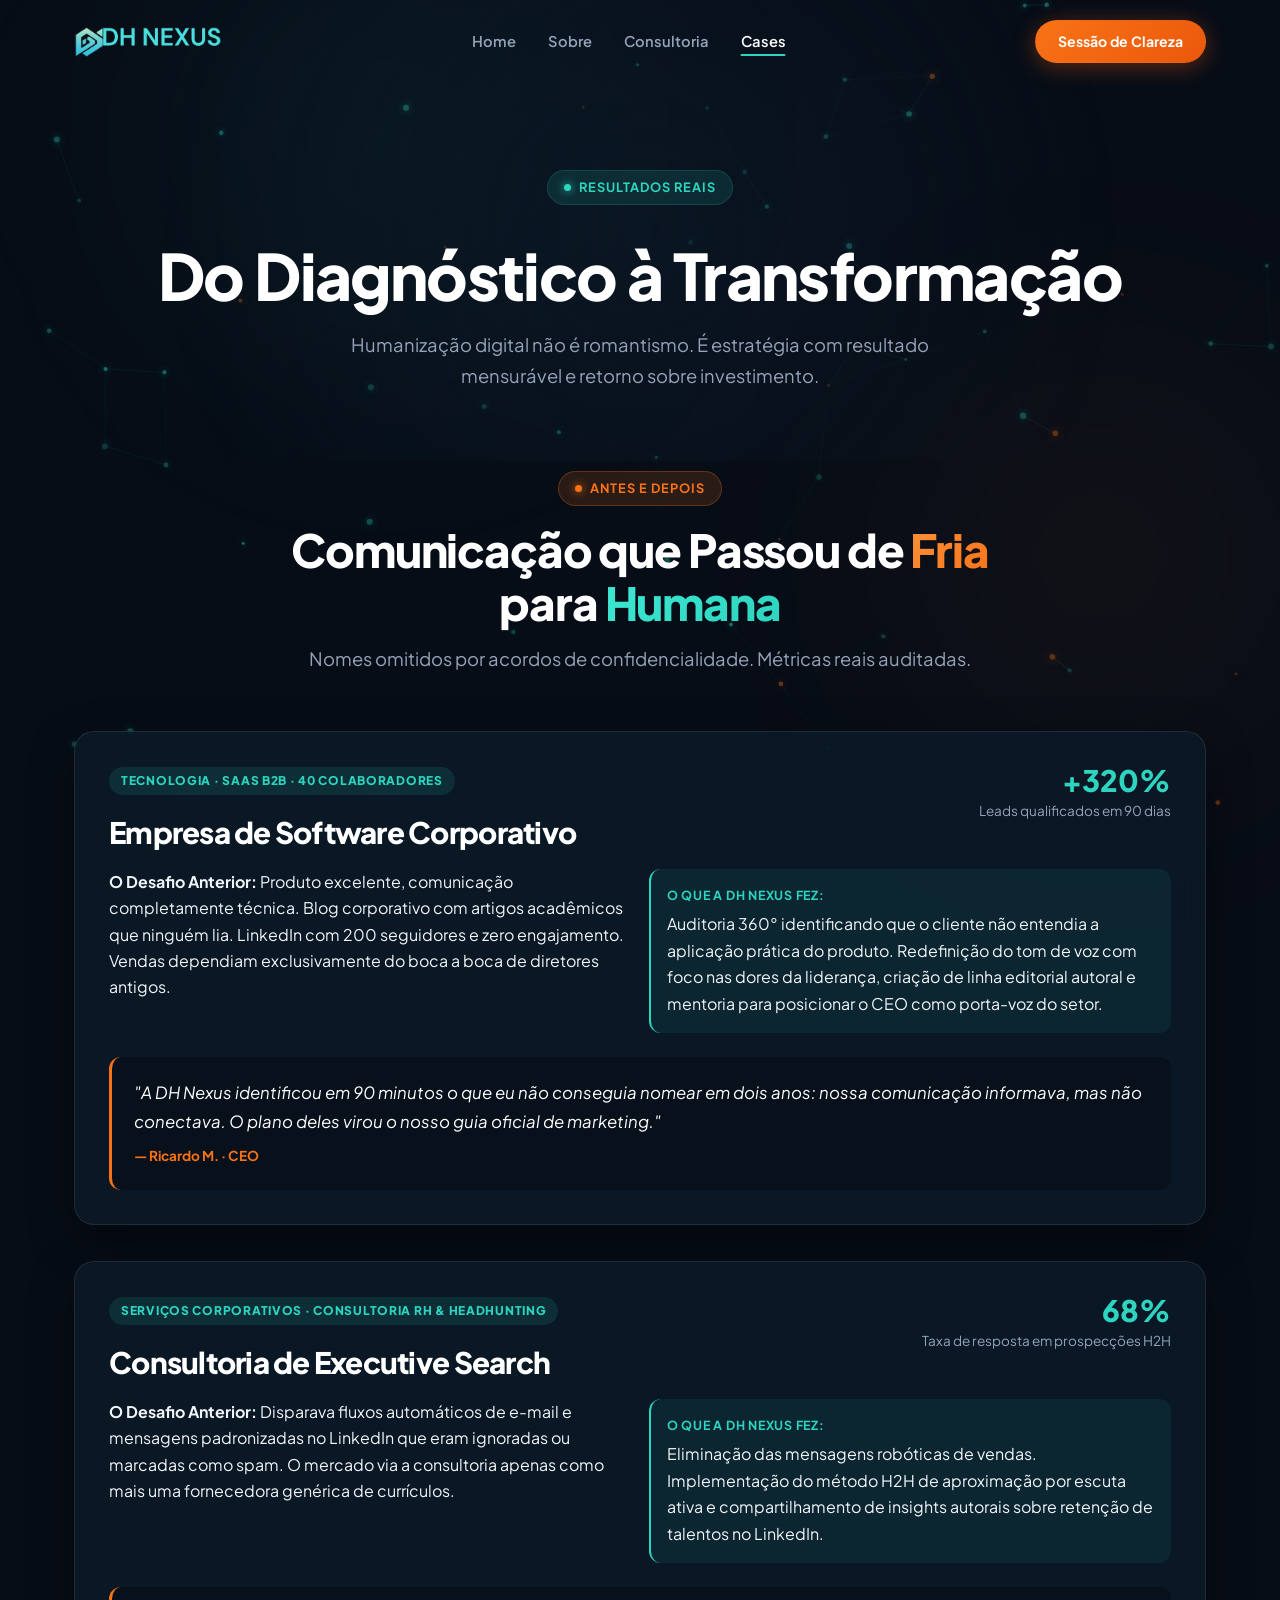
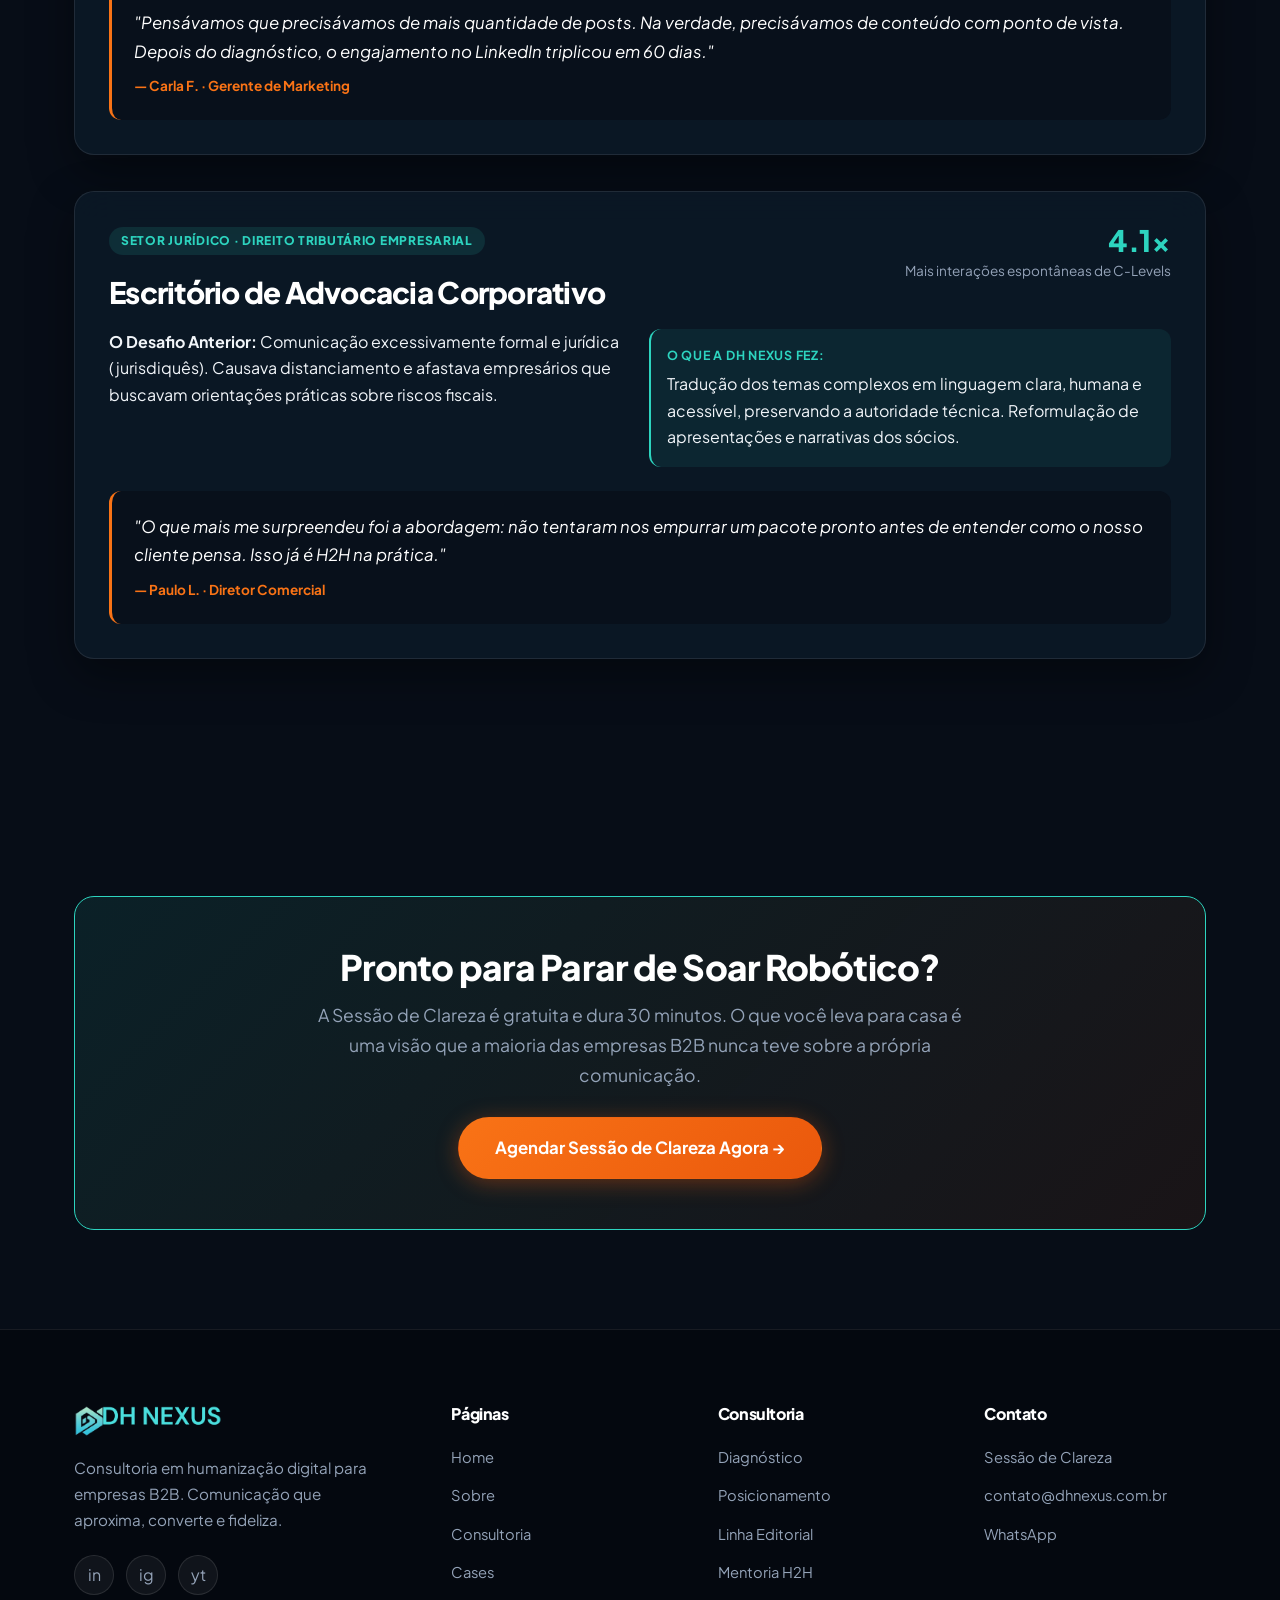
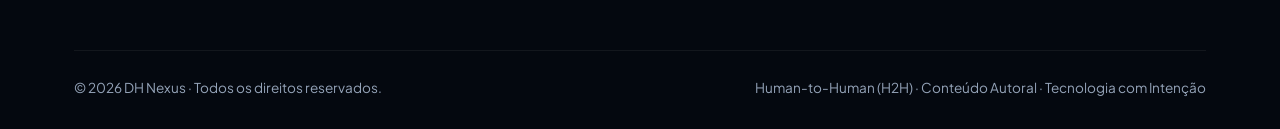
<file: cases.html>
<!DOCTYPE html>
<html lang="pt-BR">
<head>
  <meta charset="UTF-8">
  <meta name="viewport" content="width=device-width, initial-scale=1.0">
  <title>Cases | DH Nexus — Resultados em Humanização Digital</title>
  <meta name="description" content="Como a DH Nexus transformou a comunicação de empresas B2B, eliminando frieza digital e gerando conexões reais com resultados mensuráveis.">
  <meta property="og:type" content="website">
  <meta property="og:title" content="Cases | DH Nexus — Resultados em Humanização Digital">
  <meta property="og:description" content="Casos reais de empresas B2B transformadas pela metodologia H2H.">
  <meta property="og:image" content="assets/logo-dark-bg.png">
  
  <link rel="icon" type="image/png" href="assets/logo-icon.png">
  <link rel="preconnect" href="https://fonts.googleapis.com">
  <link rel="preconnect" href="https://fonts.gstatic.com" crossorigin>
  <link href="https://fonts.googleapis.com/css2?family=Plus+Jakarta+Sans:wght@400;500;600;700;800&display=swap" rel="stylesheet">
  
  <link rel="stylesheet" href="css/styles.css">
</head>
<body>

  <canvas id="nexus-canvas"></canvas>

  <div class="ambient-glow glow-teal-1"></div>
  <div class="ambient-glow glow-orange-1"></div>

  <div class="content-wrapper">

    <!-- NAVBAR -->
    <header class="navbar">
      <div class="container navbar-inner">
        <a href="index.html" class="navbar-brand">
          <img src="assets/logo-dark-bg.png" alt="DH Nexus" class="brand-logo-img">
        </a>

        <ul class="nav-links">
          <li><a href="index.html">Home</a></li>
          <li><a href="sobre.html">Sobre</a></li>
          <li><a href="consultoria.html">Consultoria</a></li>
          <li><a href="cases.html" class="active">Cases</a></li>
        </ul>

        <div class="nav-actions">
          <a href="index.html#sessao" class="btn btn-primary btn-sm">Sessão de Clareza</a>
          <button class="mobile-toggle" aria-label="Abrir Menu">
            <svg viewBox="0 0 24 24" fill="none" stroke="currentColor" stroke-width="2">
              <line x1="3" y1="12" x2="21" y2="12"></line>
              <line x1="3" y1="6" x2="21" y2="6"></line>
              <line x1="3" y1="18" x2="21" y2="18"></line>
            </svg>
          </button>
        </div>
      </div>
    </header>

    <!-- Mobile Drawer -->
    <div class="drawer-overlay"></div>
    <div class="mobile-drawer">
      <div>
        <div style="display: flex; justify-content: space-between; align-items: center;">
          <a href="index.html" class="navbar-brand">
            <img src="assets/logo-dark-bg.png" alt="DH Nexus" class="brand-logo-img">
          </a>
          <button class="drawer-close" style="background: none; border: none; color: white; font-size: 1.4rem; cursor: pointer;">✕</button>
        </div>
        <ul class="mobile-nav-links">
          <li><a href="index.html">Home <span>→</span></a></li>
          <li><a href="sobre.html">Sobre <span>→</span></a></li>
          <li><a href="consultoria.html">Consultoria <span>→</span></a></li>
          <li><a href="cases.html" class="active">Cases <span>→</span></a></li>
        </ul>
      </div>
      <div>
        <a href="index.html#sessao" class="btn btn-primary" style="width: 100%;">Sessão de Clareza</a>
      </div>
    </div>

    <!-- PAGE HERO -->
    <div class="page-hero">
      <div class="container reveal-up">
        <div class="badge-tag">
          <span class="pulse-dot"></span>
          Resultados Reais
        </div>
        <h1>Do Diagnóstico à Transformação</h1>
        <p>Humanização digital não é romantismo. É estratégia com resultado mensurável e retorno sobre investimento.</p>
      </div>
    </div>

    <!-- CASES DETALHADOS -->
    <section style="padding-top: 10px;">
      <div class="container">
        
        <div class="section-header reveal-up">
          <div class="badge-tag orange">
            <span class="pulse-dot"></span>
            Antes e Depois
          </div>
          <h2>Comunicação que Passou de <span class="highlight-orange">Fria</span> para <span class="highlight-teal">Humana</span></h2>
          <p>Nomes omitidos por acordos de confidencialidade. Métricas reais auditadas.</p>
        </div>

        <div style="display: flex; flex-direction: column; gap: 36px;">
          
          <!-- Case 1 -->
          <div class="glass-card reveal-left">
            <div style="display: flex; justify-content: space-between; align-items: flex-start; flex-wrap: wrap; gap: 14px; margin-bottom: 20px;">
              <div>
                <span class="case-segment-badge">Tecnologia · SaaS B2B · 40 Colaboradores</span>
                <h3 style="font-size: 1.85rem; margin-top: 6px;">Empresa de Software Corporativo</h3>
              </div>
              <div style="text-align: right;">
                <div class="case-stat-big" style="color: var(--teal-primary);">+320%</div>
                <div class="case-stat-sub">Leads qualificados em 90 dias</div>
              </div>
            </div>

            <div class="form-grid-2" style="margin-bottom: 24px;">
              <div class="challenge-box">
                <strong>O Desafio Anterior:</strong>
                Produto excelente, comunicação completamente técnica. Blog corporativo com artigos acadêmicos que ninguém lia. LinkedIn com 200 seguidores e zero engajamento. Vendas dependiam exclusivamente do boca a boca de diretores antigos.
              </div>
              <div class="case-results-box">
                <strong>O Que a DH Nexus Fez:</strong>
                Auditoria 360° identificando que o cliente não entendia a aplicação prática do produto. Redefinição do tom de voz com foco nas dores da liderança, criação de linha editorial autoral e mentoria para posicionar o CEO como porta-voz do setor.
              </div>
            </div>

            <div style="background: rgba(7, 13, 23, 0.6); padding: 22px; border-radius: var(--radius-inner); border-left: 3px solid var(--orange-primary);">
              <p style="font-style: italic; color: var(--white); font-size: 1.05rem; margin-bottom: 6px;">
                "A DH Nexus identificou em 90 minutos o que eu não conseguia nomear em dois anos: nossa comunicação informava, mas não conectava. O plano deles virou o nosso guia oficial de marketing."
              </p>
              <span style="font-size: 0.85rem; font-weight: 700; color: var(--orange-primary);">— Ricardo M. · CEO</span>
            </div>
          </div>

          <!-- Case 2 -->
          <div class="glass-card reveal-right">
            <div style="display: flex; justify-content: space-between; align-items: flex-start; flex-wrap: wrap; gap: 14px; margin-bottom: 20px;">
              <div>
                <span class="case-segment-badge">Serviços Corporativos · Consultoria RH & Headhunting</span>
                <h3 style="font-size: 1.85rem; margin-top: 6px;">Consultoria de Executive Search</h3>
              </div>
              <div style="text-align: right;">
                <div class="case-stat-big" style="color: var(--teal-primary);">68%</div>
                <div class="case-stat-sub">Taxa de resposta em prospecções H2H</div>
              </div>
            </div>

            <div class="form-grid-2" style="margin-bottom: 24px;">
              <div class="challenge-box">
                <strong>O Desafio Anterior:</strong>
                Disparava fluxos automáticos de e-mail e mensagens padronizadas no LinkedIn que eram ignoradas ou marcadas como spam. O mercado via a consultoria apenas como mais uma fornecedora genérica de currículos.
              </div>
              <div class="case-results-box">
                <strong>O Que a DH Nexus Fez:</strong>
                Eliminação das mensagens robóticas de vendas. Implementação do método H2H de aproximação por escuta ativa e compartilhamento de insights autorais sobre retenção de talentos no LinkedIn.
              </div>
            </div>

            <div style="background: rgba(7, 13, 23, 0.6); padding: 22px; border-radius: var(--radius-inner); border-left: 3px solid var(--orange-primary);">
              <p style="font-style: italic; color: var(--white); font-size: 1.05rem; margin-bottom: 6px;">
                "Pensávamos que precisávamos de mais quantidade de posts. Na verdade, precisávamos de conteúdo com ponto de vista. Depois do diagnóstico, o engajamento no LinkedIn triplicou em 60 dias."
              </p>
              <span style="font-size: 0.85rem; font-weight: 700; color: var(--orange-primary);">— Carla F. · Gerente de Marketing</span>
            </div>
          </div>

          <!-- Case 3 -->
          <div class="glass-card reveal-left">
            <div style="display: flex; justify-content: space-between; align-items: flex-start; flex-wrap: wrap; gap: 14px; margin-bottom: 20px;">
              <div>
                <span class="case-segment-badge">Setor Jurídico · Direito Tributário Empresarial</span>
                <h3 style="font-size: 1.85rem; margin-top: 6px;">Escritório de Advocacia Corporativo</h3>
              </div>
              <div style="text-align: right;">
                <div class="case-stat-big" style="color: var(--teal-primary);">4.1x</div>
                <div class="case-stat-sub">Mais interações espontâneas de C-Levels</div>
              </div>
            </div>

            <div class="form-grid-2" style="margin-bottom: 24px;">
              <div class="challenge-box">
                <strong>O Desafio Anterior:</strong>
                Comunicação excessivamente formal e jurídica (jurisdiquês). Causava distanciamento e afastava empresários que buscavam orientações práticas sobre riscos fiscais.
              </div>
              <div class="case-results-box">
                <strong>O Que a DH Nexus Fez:</strong>
                Tradução dos temas complexos em linguagem clara, humana e acessível, preservando a autoridade técnica. Reformulação de apresentações e narrativas dos sócios.
              </div>
            </div>

            <div style="background: rgba(7, 13, 23, 0.6); padding: 22px; border-radius: var(--radius-inner); border-left: 3px solid var(--orange-primary);">
              <p style="font-style: italic; color: var(--white); font-size: 1.05rem; margin-bottom: 6px;">
                "O que mais me surpreendeu foi a abordagem: não tentaram nos empurrar um pacote pronto antes de entender como o nosso cliente pensa. Isso já é H2H na prática."
              </p>
              <span style="font-size: 0.85rem; font-weight: 700; color: var(--orange-primary);">— Paulo L. · Diretor Comercial</span>
            </div>
          </div>

        </div>

      </div>
    </section>

    <!-- BANNER FINAL CTA -->
    <section>
      <div class="container reveal-scale">
        <div class="quote-banner" style="padding: 50px 30px; border-color: var(--teal-primary);">
          <h2 style="font-size: 2.2rem; margin-bottom: 14px;">Pronto para Parar de Soar Robótico?</h2>
          <p style="font-style: normal; max-width: 650px; margin: 0 auto 26px; color: var(--text-muted); font-size: 1.1rem;">
            A Sessão de Clareza é gratuita e dura 30 minutos. O que você leva para casa é uma visão que a maioria das empresas B2B nunca teve sobre a própria comunicação.
          </p>
          <a href="index.html#sessao" class="btn btn-primary btn-lg">
            Agendar Sessão de Clareza Agora →
          </a>
        </div>
      </div>
    </section>

    <!-- FOOTER -->
    <footer>
      <div class="container">
        <div class="footer-grid">
          
          <div class="footer-brand">
            <a href="index.html" class="navbar-brand">
              <img src="assets/logo-dark-bg.png" alt="DH Nexus" class="brand-logo-img">
            </a>
            <p>
              Consultoria em humanização digital para empresas B2B. Comunicação que aproxima, converte e fideliza.
            </p>
            <div class="social-links">
              <a href="https://www.linkedin.com/company/dhnexus/" target="_blank" rel="noopener" class="social-btn" aria-label="LinkedIn">in</a>
              <a href="https://www.instagram.com/dhnexus.mkt/" target="_blank" rel="noopener" class="social-btn" aria-label="Instagram">ig</a>
              <a href="https://www.youtube.com/@Alessandra_Riquena" target="_blank" rel="noopener" class="social-btn" aria-label="YouTube">yt</a>
            </div>
          </div>

          <div class="footer-col">
            <h4>Páginas</h4>
            <ul>
              <li><a href="index.html">Home</a></li>
              <li><a href="sobre.html">Sobre</a></li>
              <li><a href="consultoria.html">Consultoria</a></li>
              <li><a href="cases.html">Cases</a></li>
            </ul>
          </div>

          <div class="footer-col">
            <h4>Consultoria</h4>
            <ul>
              <li><a href="consultoria.html#diagnostico">Diagnóstico</a></li>
              <li><a href="consultoria.html#posicionamento">Posicionamento</a></li>
              <li><a href="consultoria.html#editorial">Linha Editorial</a></li>
              <li><a href="consultoria.html#mentoria">Mentoria H2H</a></li>
            </ul>
          </div>

          <div class="footer-col">
            <h4>Contato</h4>
            <ul>
              <li><a href="index.html#sessao">Sessão de Clareza</a></li>
              <li><a href="mailto:contato@dhnexus.com.br">contato@dhnexus.com.br</a></li>
              <li><a href="https://wa.me/5521965485163" target="_blank" rel="noopener">WhatsApp</a></li>
            </ul>
          </div>

        </div>

        <div class="footer-bottom">
          <span>&copy; 2026 DH Nexus · Todos os direitos reservados.</span>
          <span>Human-to-Human (H2H) · Conteúdo Autoral · Tecnologia com Intenção</span>
        </div>
      </div>
    </footer>

  </div>

  <script src="js/app.js"></script>
</body>
</html>
</file>
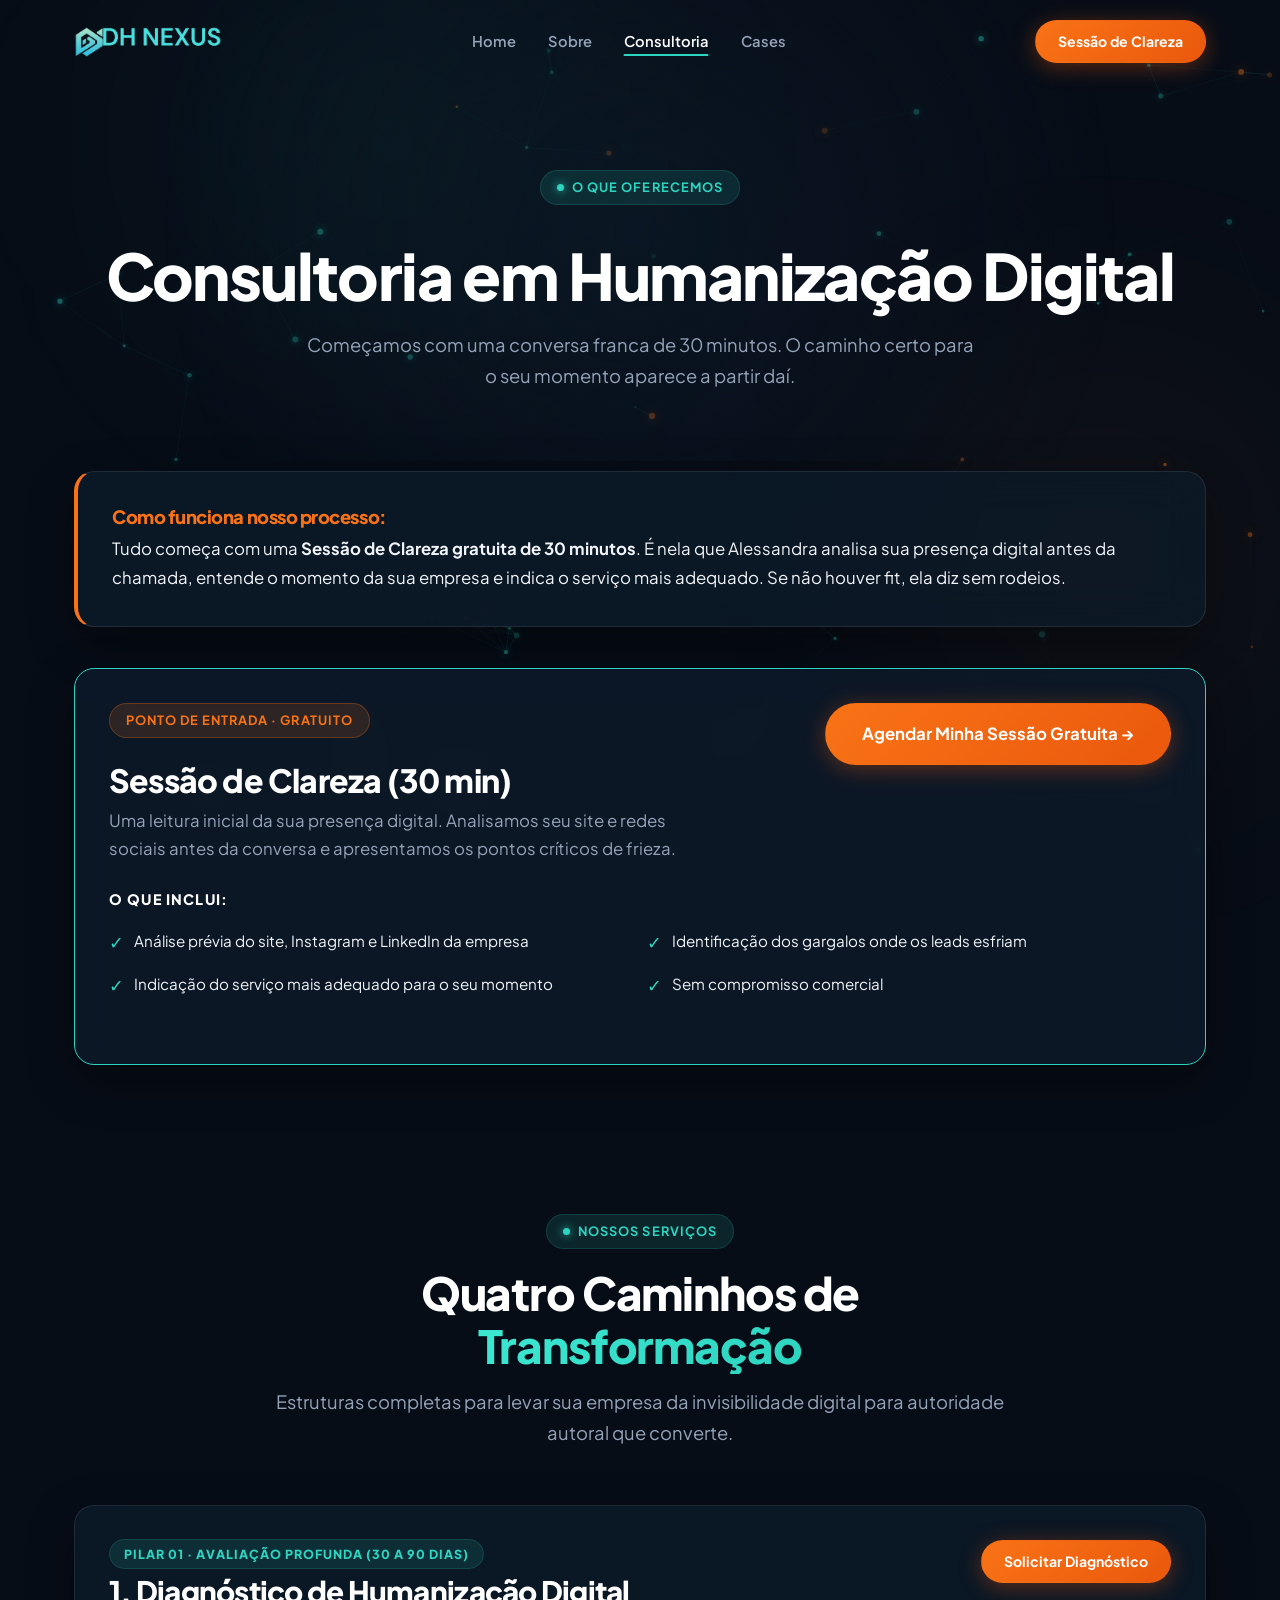
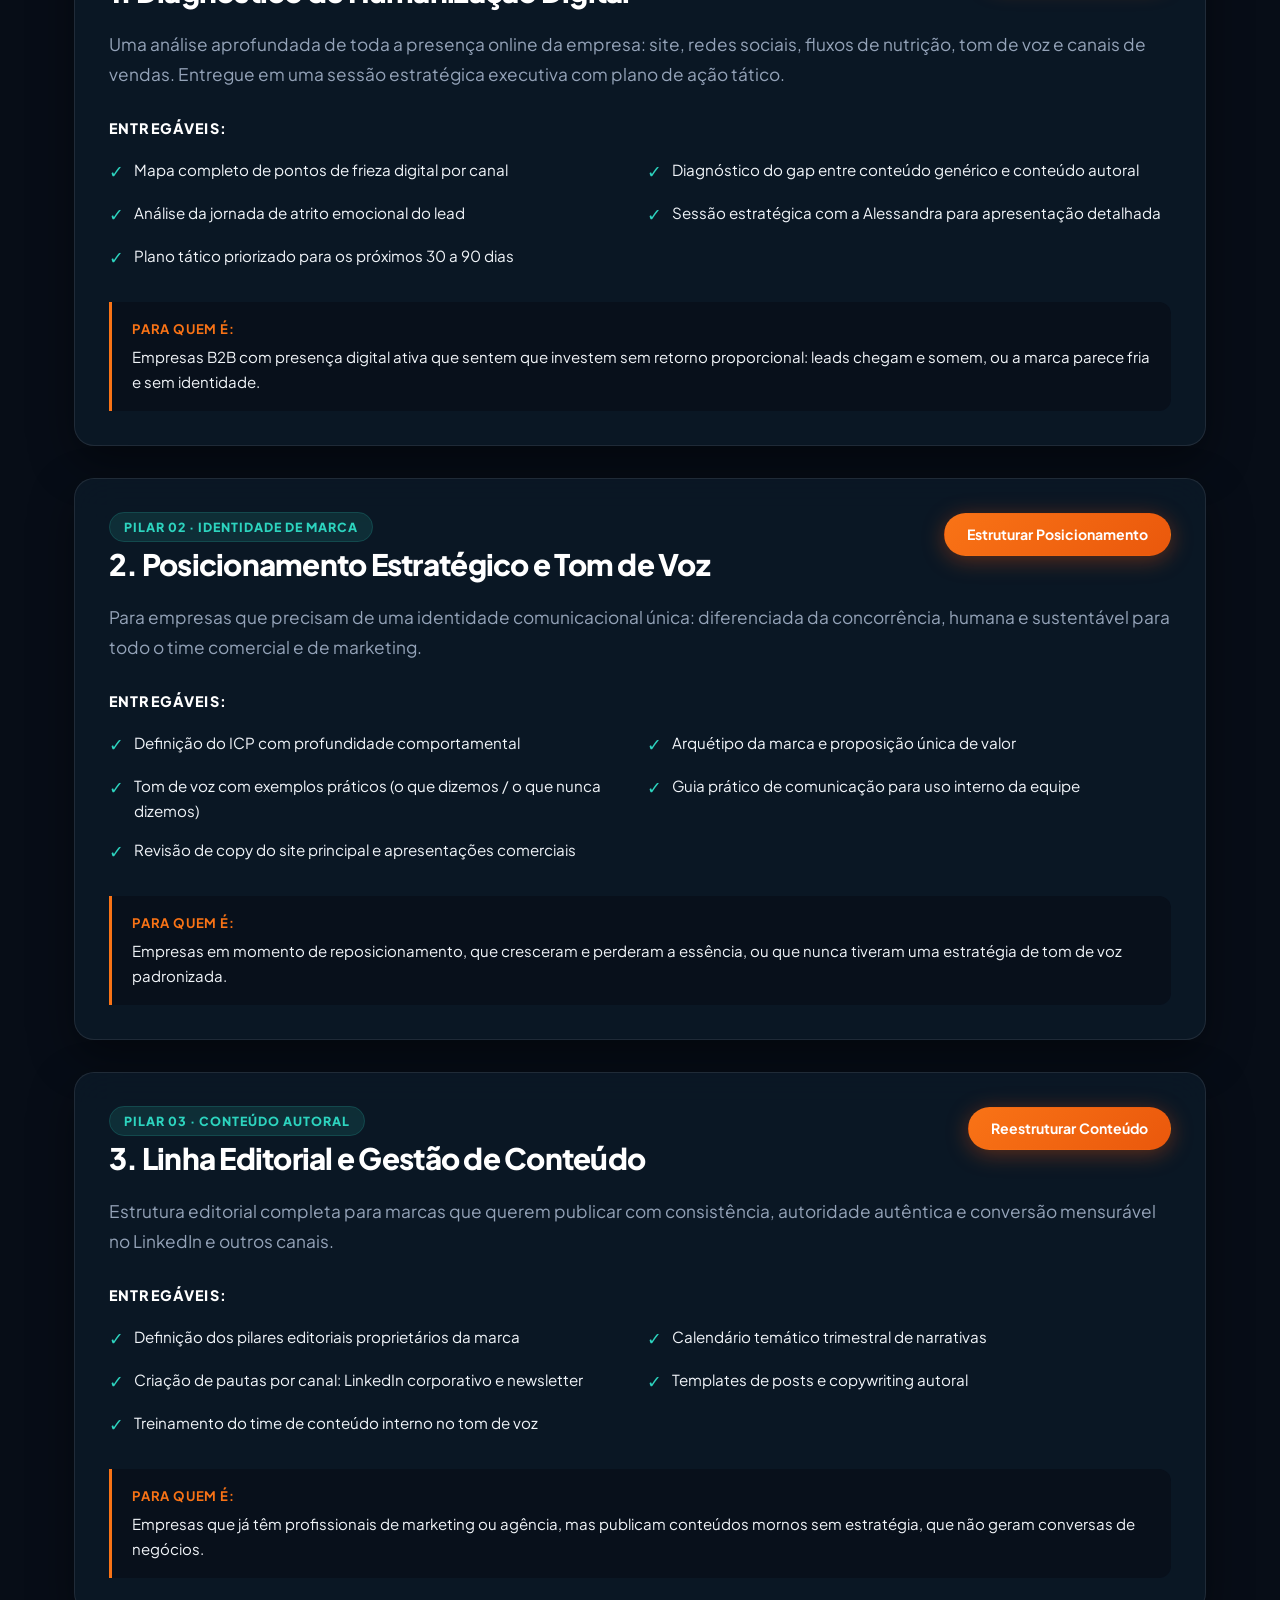
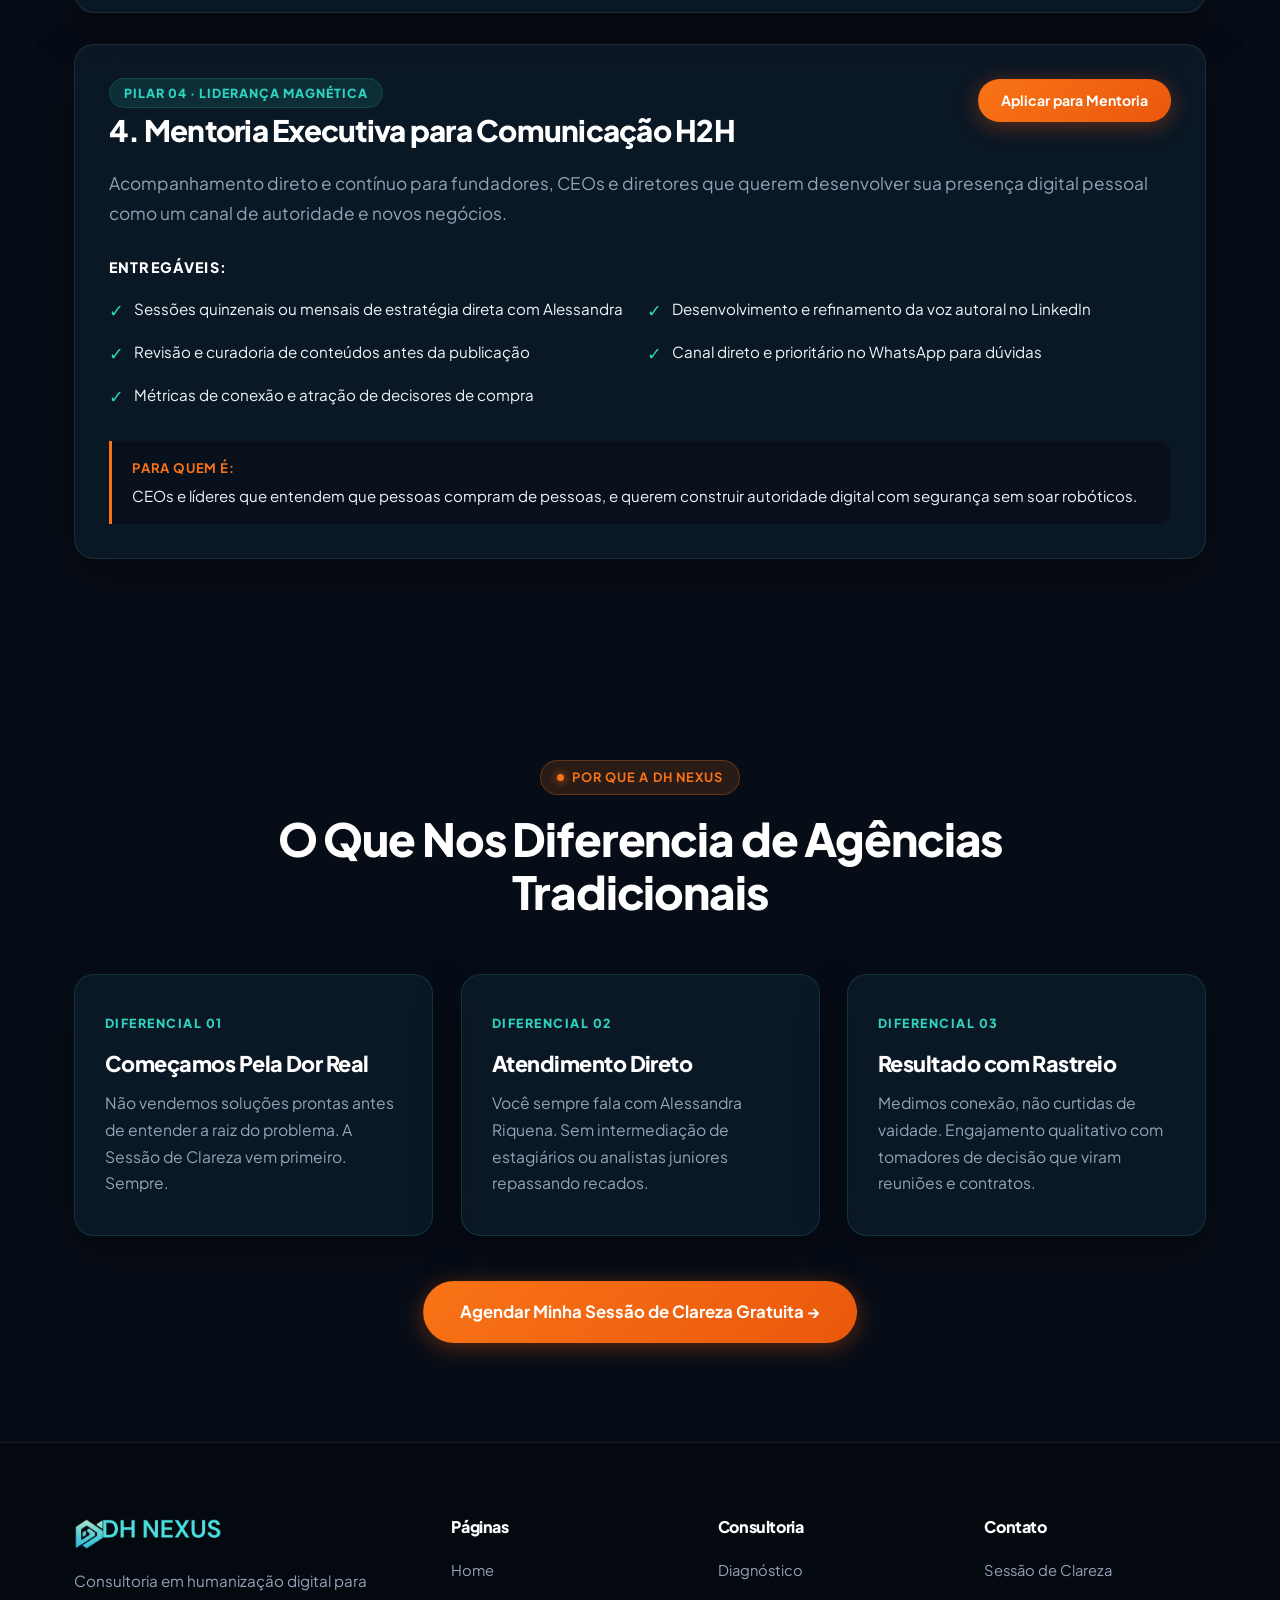
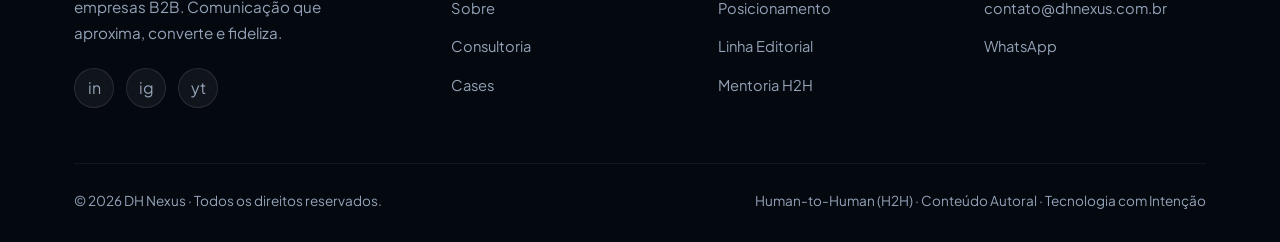
<file: consultoria.html>
<!DOCTYPE html>
<html lang="pt-BR">
<head>
  <meta charset="UTF-8">
  <meta name="viewport" content="width=device-width, initial-scale=1.0">
  <title>Consultoria | DH Nexus — Humanização Digital B2B</title>
  <meta name="description" content="Diagnóstico de humanização, posicionamento e tom de voz, linha editorial e mentoria H2H para empresas B2B.">
  <meta property="og:type" content="website">
  <meta property="og:title" content="Consultoria | DH Nexus — Humanização Digital B2B">
  <meta property="og:description" content="Conheça os 4 caminhos de transformação da DH Nexus.">
  <meta property="og:image" content="assets/logo-dark-bg.png">
  
  <link rel="icon" type="image/png" href="assets/logo-icon.png">
  <link rel="preconnect" href="https://fonts.googleapis.com">
  <link rel="preconnect" href="https://fonts.gstatic.com" crossorigin>
  <link href="https://fonts.googleapis.com/css2?family=Plus+Jakarta+Sans:wght@400;500;600;700;800&display=swap" rel="stylesheet">
  
  <link rel="stylesheet" href="css/styles.css">
</head>
<body>

  <canvas id="nexus-canvas"></canvas>

  <div class="ambient-glow glow-teal-1"></div>
  <div class="ambient-glow glow-orange-1"></div>

  <div class="content-wrapper">

    <!-- NAVBAR -->
    <header class="navbar">
      <div class="container navbar-inner">
        <a href="index.html" class="navbar-brand">
          <img src="assets/logo-dark-bg.png" alt="DH Nexus" class="brand-logo-img">
        </a>

        <ul class="nav-links">
          <li><a href="index.html">Home</a></li>
          <li><a href="sobre.html">Sobre</a></li>
          <li><a href="consultoria.html" class="active">Consultoria</a></li>
          <li><a href="cases.html">Cases</a></li>
        </ul>

        <div class="nav-actions">
          <a href="index.html#sessao" class="btn btn-primary btn-sm">Sessão de Clareza</a>
          <button class="mobile-toggle" aria-label="Abrir Menu">
            <svg viewBox="0 0 24 24" fill="none" stroke="currentColor" stroke-width="2">
              <line x1="3" y1="12" x2="21" y2="12"></line>
              <line x1="3" y1="6" x2="21" y2="6"></line>
              <line x1="3" y1="18" x2="21" y2="18"></line>
            </svg>
          </button>
        </div>
      </div>
    </header>

    <!-- Mobile Drawer -->
    <div class="drawer-overlay"></div>
    <div class="mobile-drawer">
      <div>
        <div style="display: flex; justify-content: space-between; align-items: center;">
          <a href="index.html" class="navbar-brand">
            <img src="assets/logo-dark-bg.png" alt="DH Nexus" class="brand-logo-img">
          </a>
          <button class="drawer-close" style="background: none; border: none; color: white; font-size: 1.4rem; cursor: pointer;">✕</button>
        </div>
        <ul class="mobile-nav-links">
          <li><a href="index.html">Home <span>→</span></a></li>
          <li><a href="sobre.html">Sobre <span>→</span></a></li>
          <li><a href="consultoria.html" class="active">Consultoria <span>→</span></a></li>
          <li><a href="cases.html">Cases <span>→</span></a></li>
        </ul>
      </div>
      <div>
        <a href="index.html#sessao" class="btn btn-primary" style="width: 100%;">Sessão de Clareza</a>
      </div>
    </div>

    <!-- PAGE HERO -->
    <div class="page-hero">
      <div class="container reveal-up">
        <div class="badge-tag">
          <span class="pulse-dot"></span>
          O Que Oferecemos
        </div>
        <h1>Consultoria em Humanização Digital</h1>
        <p>Começamos com uma conversa franca de 30 minutos. O caminho certo para o seu momento aparece a partir daí.</p>
      </div>
    </div>

    <!-- AVISO DO PROCESSO & PONTO DE ENTRADA -->
    <section style="padding-top: 10px; padding-bottom: 50px;">
      <div class="container">
        
        <div class="glass-card reveal-scale" style="border-left: 4px solid var(--orange-primary); margin-bottom: 40px;">
          <h4 style="color: var(--orange-primary); font-size: 1.15rem; margin-bottom: 8px;">Como funciona nosso processo:</h4>
          <p style="font-size: 1.05rem; margin: 0; color: var(--text-main);">
            Tudo começa com uma <strong>Sessão de Clareza gratuita de 30 minutos</strong>. É nela que Alessandra analisa sua presença digital antes da chamada, entende o momento da sua empresa e indica o serviço mais adequado. Se não houver fit, ela diz sem rodeios.
          </p>
        </div>

        <div class="glass-card reveal-up" style="border-color: var(--teal-primary); background: rgba(13, 27, 42, 0.85);">
          <div style="display: flex; justify-content: space-between; align-items: flex-start; flex-wrap: wrap; gap: 16px; margin-bottom: 20px;">
            <div>
              <span class="badge-tag orange">Ponto de Entrada · Gratuito</span>
              <h2 style="font-size: 2rem; margin-top: 6px;">Sessão de Clareza (30 min)</h2>
              <p style="max-width: 600px; margin-top: 8px;">Uma leitura inicial da sua presença digital. Analisamos seu site e redes sociais antes da conversa e apresentamos os pontos críticos de frieza.</p>
            </div>
            <a href="index.html#sessao" class="btn btn-primary btn-lg">Agendar Minha Sessão Gratuita →</a>
          </div>

          <div class="deliverables-title" style="margin-top: 24px;">O que inclui:</div>
          <ul class="deliverables-list">
            <li><span class="check-icon">✓</span> Análise prévia do site, Instagram e LinkedIn da empresa</li>
            <li><span class="check-icon">✓</span> Identificação dos gargalos onde os leads esfriam</li>
            <li><span class="check-icon">✓</span> Indicação do serviço mais adequado para o seu momento</li>
            <li><span class="check-icon">✓</span> Sem compromisso comercial</li>
          </ul>
        </div>

      </div>
    </section>

    <!-- OS 4 CAMINHOS DE TRANSFORMAÇÃO DETALHADOS -->
    <section>
      <div class="container">
        
        <div class="section-header reveal-up">
          <div class="badge-tag">
            <span class="pulse-dot"></span>
            Nossos Serviços
          </div>
          <h2>Quatro Caminhos de <span class="highlight-teal">Transformação</span></h2>
          <p>Estruturas completas para levar sua empresa da invisibilidade digital para autoridade autoral que converte.</p>
        </div>

        <div style="display: flex; flex-direction: column; gap: 32px;">
          
          <!-- 1. Diagnóstico -->
          <div class="glass-card reveal-left" id="diagnostico">
            <div class="service-detail-header">
              <div>
                <span class="service-tag">Pilar 01 · Avaliação Profunda (30 a 90 dias)</span>
                <h3 style="font-size: 1.85rem; margin-top: 8px;">1. Diagnóstico de Humanização Digital</h3>
              </div>
              <a href="index.html#sessao" class="btn btn-primary btn-sm">Solicitar Diagnóstico</a>
            </div>
            <p class="service-lead">
              Uma análise aprofundada de toda a presença online da empresa: site, redes sociais, fluxos de nutrição, tom de voz e canais de vendas. Entregue em uma sessão estratégica executiva com plano de ação tático.
            </p>
            <div class="deliverables-title">Entregáveis:</div>
            <ul class="deliverables-list">
              <li><span class="check-icon">✓</span> Mapa completo de pontos de frieza digital por canal</li>
              <li><span class="check-icon">✓</span> Diagnóstico do gap entre conteúdo genérico e conteúdo autoral</li>
              <li><span class="check-icon">✓</span> Análise da jornada de atrito emocional do lead</li>
              <li><span class="check-icon">✓</span> Sessão estratégica com a Alessandra para apresentação detalhada</li>
              <li><span class="check-icon">✓</span> Plano tático priorizado para os próximos 30 a 90 dias</li>
            </ul>
            <div class="service-target-box">
              <strong>Para quem é:</strong>
              <p>Empresas B2B com presença digital ativa que sentem que investem sem retorno proporcional: leads chegam e somem, ou a marca parece fria e sem identidade.</p>
            </div>
          </div>

          <!-- 2. Posicionamento -->
          <div class="glass-card reveal-right" id="posicionamento">
            <div class="service-detail-header">
              <div>
                <span class="service-tag">Pilar 02 · Identidade de Marca</span>
                <h3 style="font-size: 1.85rem; margin-top: 8px;">2. Posicionamento Estratégico e Tom de Voz</h3>
              </div>
              <a href="index.html#sessao" class="btn btn-primary btn-sm">Estruturar Posicionamento</a>
            </div>
            <p class="service-lead">
              Para empresas que precisam de uma identidade comunicacional única: diferenciada da concorrência, humana e sustentável para todo o time comercial e de marketing.
            </p>
            <div class="deliverables-title">Entregáveis:</div>
            <ul class="deliverables-list">
              <li><span class="check-icon">✓</span> Definição do ICP com profundidade comportamental</li>
              <li><span class="check-icon">✓</span> Arquétipo da marca e proposição única de valor</li>
              <li><span class="check-icon">✓</span> Tom de voz com exemplos práticos (o que dizemos / o que nunca dizemos)</li>
              <li><span class="check-icon">✓</span> Guia prático de comunicação para uso interno da equipe</li>
              <li><span class="check-icon">✓</span> Revisão de copy do site principal e apresentações comerciais</li>
            </ul>
            <div class="service-target-box">
              <strong>Para quem é:</strong>
              <p>Empresas em momento de reposicionamento, que cresceram e perderam a essência, ou que nunca tiveram uma estratégia de tom de voz padronizada.</p>
            </div>
          </div>

          <!-- 3. Linha Editorial -->
          <div class="glass-card reveal-left" id="editorial">
            <div class="service-detail-header">
              <div>
                <span class="service-tag">Pilar 03 · Conteúdo Autoral</span>
                <h3 style="font-size: 1.85rem; margin-top: 8px;">3. Linha Editorial e Gestão de Conteúdo</h3>
              </div>
              <a href="index.html#sessao" class="btn btn-primary btn-sm">Reestruturar Conteúdo</a>
            </div>
            <p class="service-lead">
              Estrutura editorial completa para marcas que querem publicar com consistência, autoridade autêntica e conversão mensurável no LinkedIn e outros canais.
            </p>
            <div class="deliverables-title">Entregáveis:</div>
            <ul class="deliverables-list">
              <li><span class="check-icon">✓</span> Definição dos pilares editoriais proprietários da marca</li>
              <li><span class="check-icon">✓</span> Calendário temático trimestral de narrativas</li>
              <li><span class="check-icon">✓</span> Criação de pautas por canal: LinkedIn corporativo e newsletter</li>
              <li><span class="check-icon">✓</span> Templates de posts e copywriting autoral</li>
              <li><span class="check-icon">✓</span> Treinamento do time de conteúdo interno no tom de voz</li>
            </ul>
            <div class="service-target-box">
              <strong>Para quem é:</strong>
              <p>Empresas que já têm profissionais de marketing ou agência, mas publicam conteúdos mornos sem estratégia, que não geram conversas de negócios.</p>
            </div>
          </div>

          <!-- 4. Mentoria H2H -->
          <div class="glass-card reveal-right" id="mentoria">
            <div class="service-detail-header">
              <div>
                <span class="service-tag">Pilar 04 · Liderança Magnética</span>
                <h3 style="font-size: 1.85rem; margin-top: 8px;">4. Mentoria Executiva para Comunicação H2H</h3>
              </div>
              <a href="index.html#sessao" class="btn btn-primary btn-sm">Aplicar para Mentoria</a>
            </div>
            <p class="service-lead">
              Acompanhamento direto e contínuo para fundadores, CEOs e diretores que querem desenvolver sua presença digital pessoal como um canal de autoridade e novos negócios.
            </p>
            <div class="deliverables-title">Entregáveis:</div>
            <ul class="deliverables-list">
              <li><span class="check-icon">✓</span> Sessões quinzenais ou mensais de estratégia direta com Alessandra</li>
              <li><span class="check-icon">✓</span> Desenvolvimento e refinamento da voz autoral no LinkedIn</li>
              <li><span class="check-icon">✓</span> Revisão e curadoria de conteúdos antes da publicação</li>
              <li><span class="check-icon">✓</span> Canal direto e prioritário no WhatsApp para dúvidas</li>
              <li><span class="check-icon">✓</span> Métricas de conexão e atração de decisores de compra</li>
            </ul>
            <div class="service-target-box">
              <strong>Para quem é:</strong>
              <p>CEOs e líderes que entendem que pessoas compram de pessoas, e querem construir autoridade digital com segurança sem soar robóticos.</p>
            </div>
          </div>

        </div>

      </div>
    </section>

    <!-- DIFERENCIAIS -->
    <section>
      <div class="container">
        
        <div class="section-header reveal-up">
          <div class="badge-tag orange">
            <span class="pulse-dot"></span>
            Por Que a DH Nexus
          </div>
          <h2>O Que Nos Diferencia de Agências Tradicionais</h2>
        </div>

        <div class="nexus-pillars-grid">
          
          <div class="pillar-card reveal-left">
            <div class="pillar-number">Diferencial 01</div>
            <h3>Começamos Pela Dor Real</h3>
            <p>Não vendemos soluções prontas antes de entender a raiz do problema. A Sessão de Clareza vem primeiro. Sempre.</p>
          </div>

          <div class="pillar-card reveal-scale">
            <div class="pillar-number">Diferencial 02</div>
            <h3>Atendimento Direto</h3>
            <p>Você sempre fala com Alessandra Riquena. Sem intermediação de estagiários ou analistas juniores repassando recados.</p>
          </div>

          <div class="pillar-card reveal-right">
            <div class="pillar-number">Diferencial 03</div>
            <h3>Resultado com Rastreio</h3>
            <p>Medimos conexão, não curtidas de vaidade. Engajamento qualitativo com tomadores de decisão que viram reuniões e contratos.</p>
          </div>

        </div>

        <div style="text-align: center; margin-top: 45px;" class="reveal-up">
          <a href="index.html#sessao" class="btn btn-primary btn-lg">
            Agendar Minha Sessão de Clareza Gratuita →
          </a>
        </div>

      </div>
    </section>

    <!-- FOOTER -->
    <footer>
      <div class="container">
        <div class="footer-grid">
          
          <div class="footer-brand">
            <a href="index.html" class="navbar-brand">
              <img src="assets/logo-dark-bg.png" alt="DH Nexus" class="brand-logo-img">
            </a>
            <p>
              Consultoria em humanização digital para empresas B2B. Comunicação que aproxima, converte e fideliza.
            </p>
            <div class="social-links">
              <a href="https://www.linkedin.com/company/dhnexus/" target="_blank" rel="noopener" class="social-btn" aria-label="LinkedIn">in</a>
              <a href="https://www.instagram.com/dhnexus.mkt/" target="_blank" rel="noopener" class="social-btn" aria-label="Instagram">ig</a>
              <a href="https://www.youtube.com/@Alessandra_Riquena" target="_blank" rel="noopener" class="social-btn" aria-label="YouTube">yt</a>
            </div>
          </div>

          <div class="footer-col">
            <h4>Páginas</h4>
            <ul>
              <li><a href="index.html">Home</a></li>
              <li><a href="sobre.html">Sobre</a></li>
              <li><a href="consultoria.html">Consultoria</a></li>
              <li><a href="cases.html">Cases</a></li>
            </ul>
          </div>

          <div class="footer-col">
            <h4>Consultoria</h4>
            <ul>
              <li><a href="consultoria.html#diagnostico">Diagnóstico</a></li>
              <li><a href="consultoria.html#posicionamento">Posicionamento</a></li>
              <li><a href="consultoria.html#editorial">Linha Editorial</a></li>
              <li><a href="consultoria.html#mentoria">Mentoria H2H</a></li>
            </ul>
          </div>

          <div class="footer-col">
            <h4>Contato</h4>
            <ul>
              <li><a href="index.html#sessao">Sessão de Clareza</a></li>
              <li><a href="mailto:contato@dhnexus.com.br">contato@dhnexus.com.br</a></li>
              <li><a href="https://wa.me/5521965485163" target="_blank" rel="noopener">WhatsApp</a></li>
            </ul>
          </div>

        </div>

        <div class="footer-bottom">
          <span>&copy; 2026 DH Nexus · Todos os direitos reservados.</span>
          <span>Human-to-Human (H2H) · Conteúdo Autoral · Tecnologia com Intenção</span>
        </div>
      </div>
    </footer>

  </div>

  <script src="js/app.js"></script>
</body>
</html>
</file>
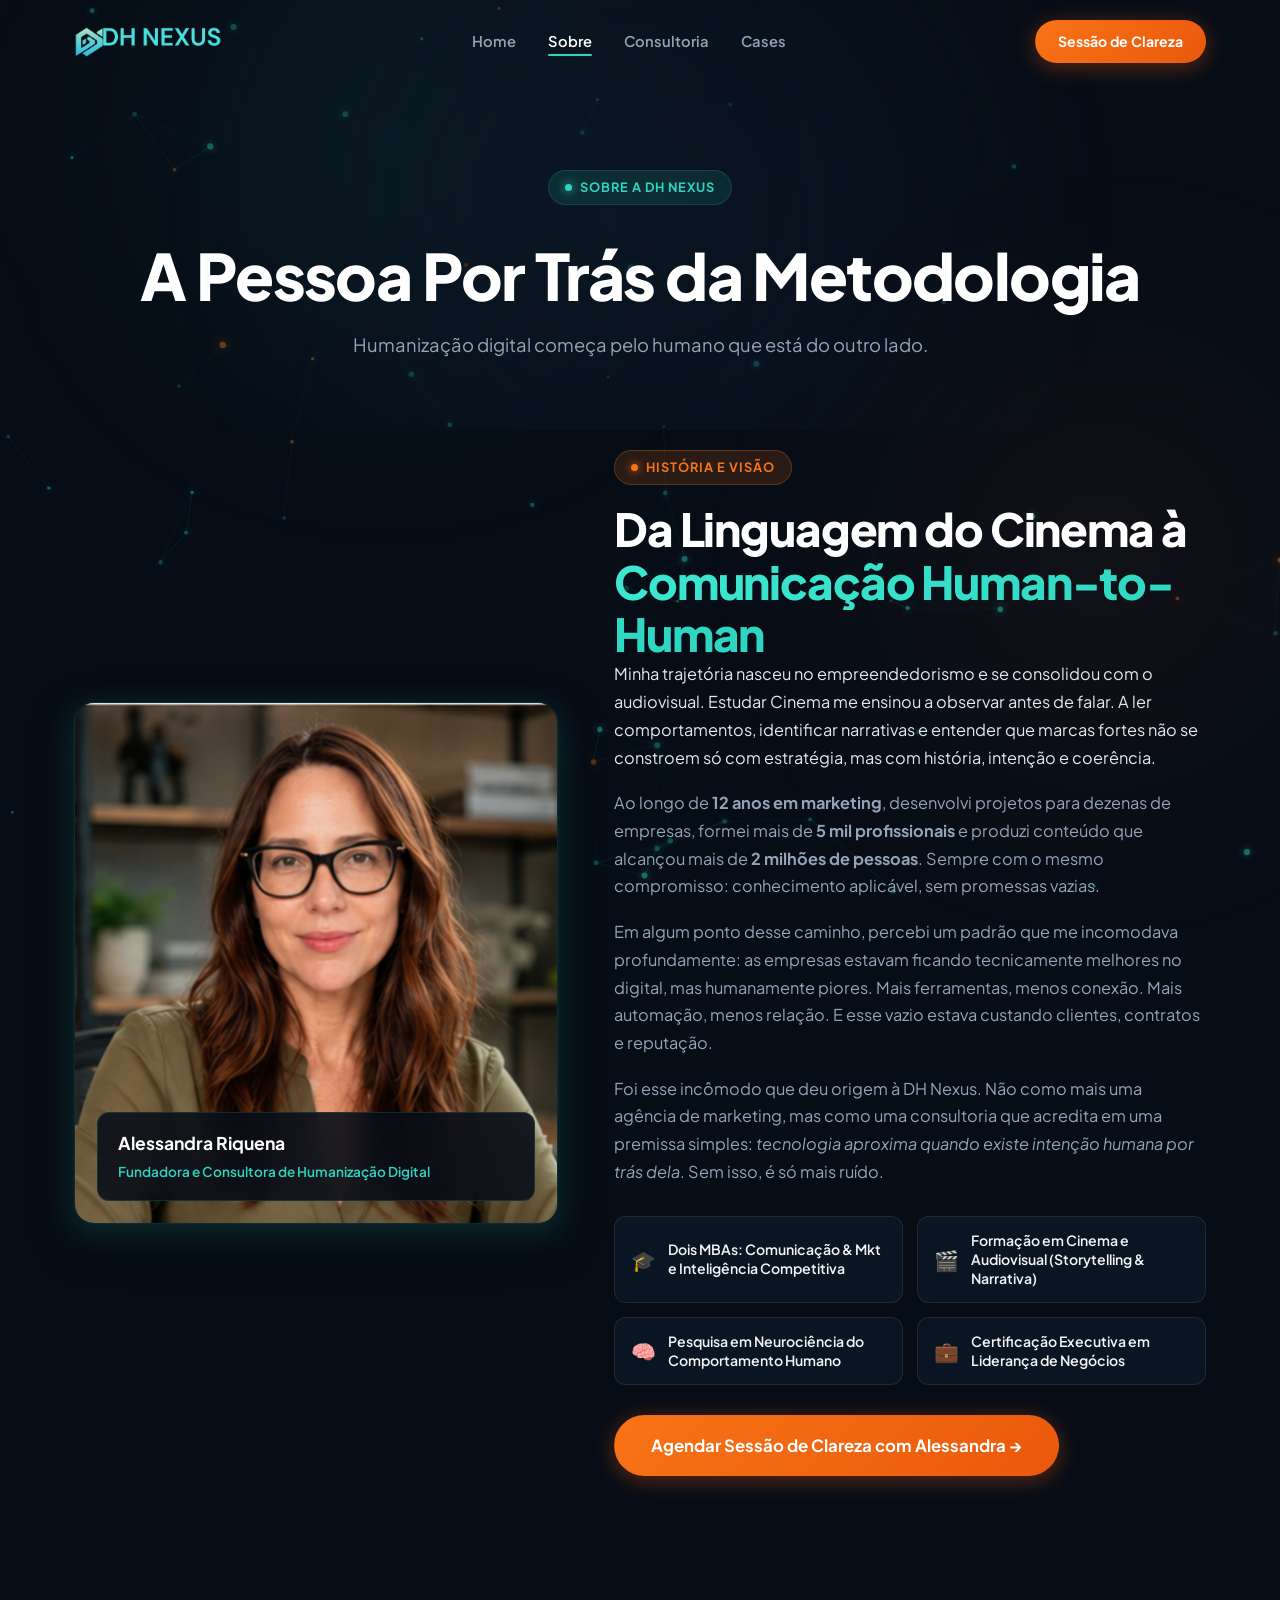
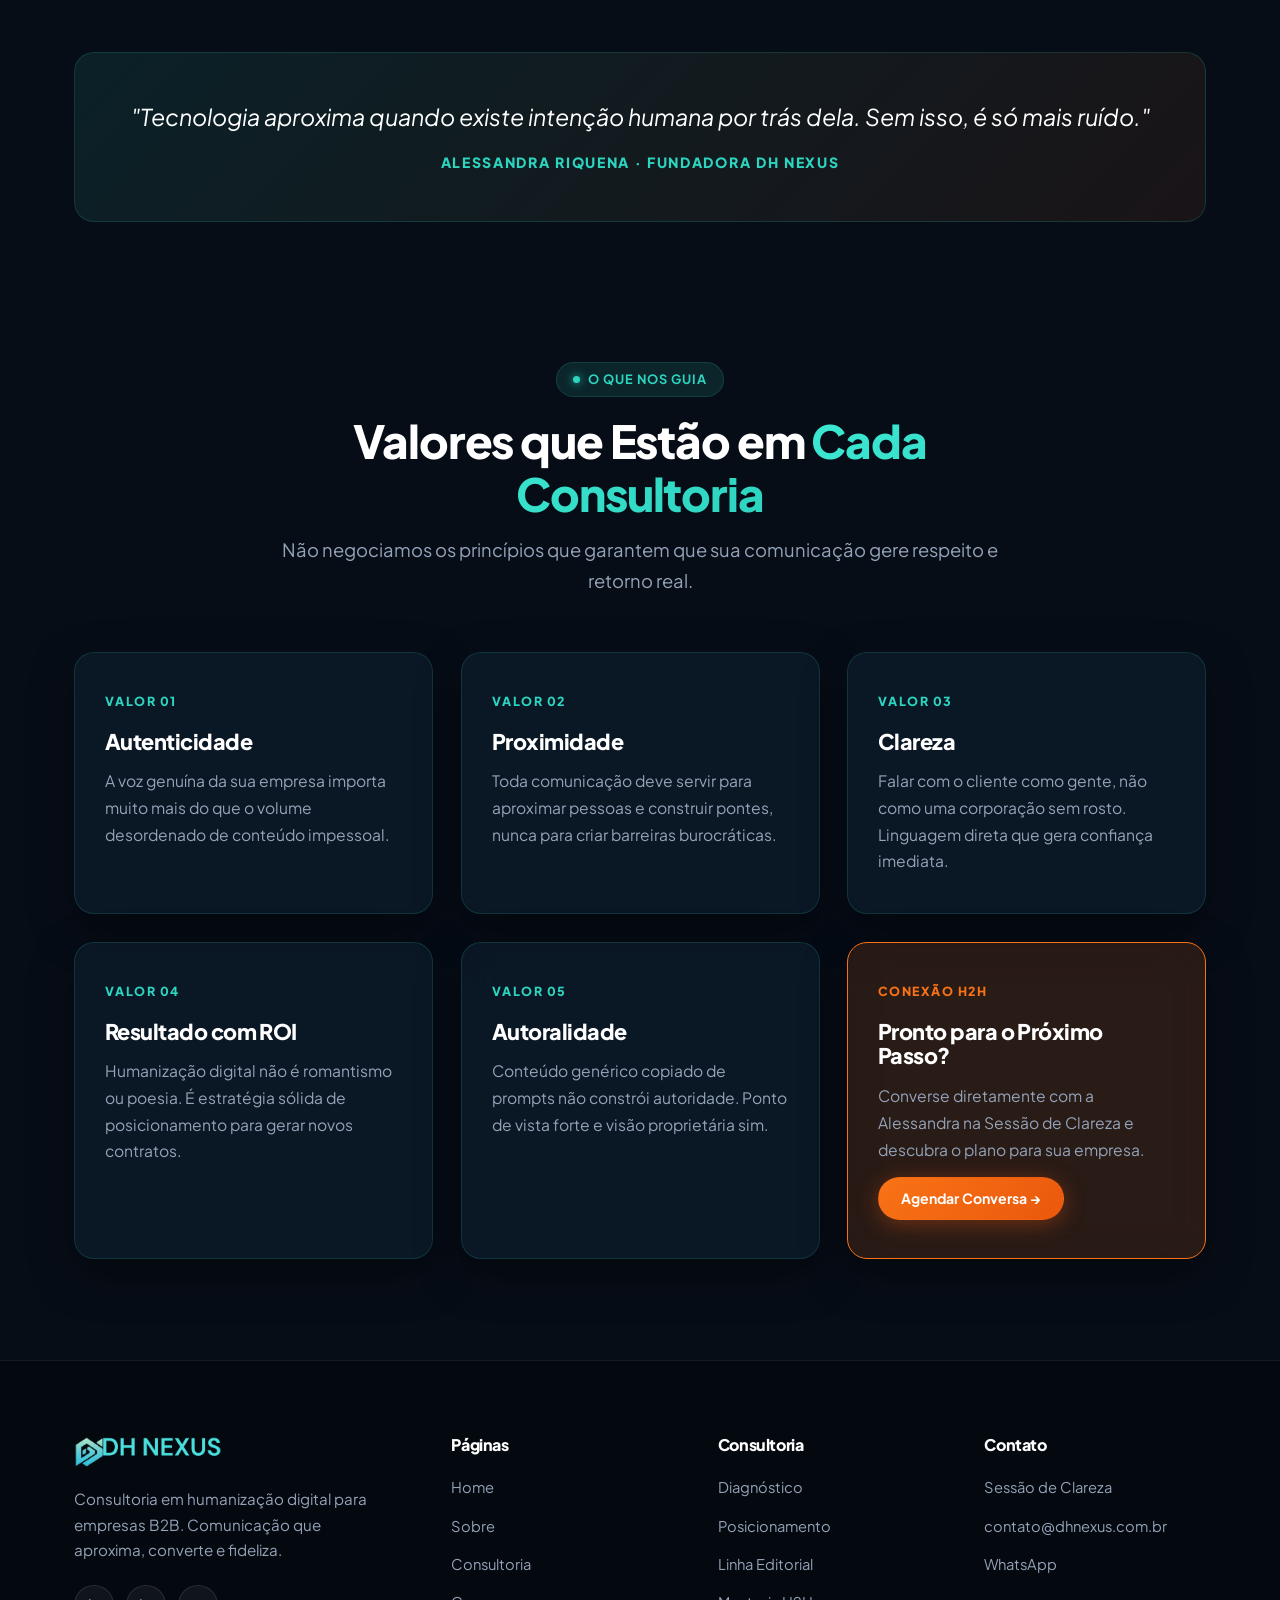
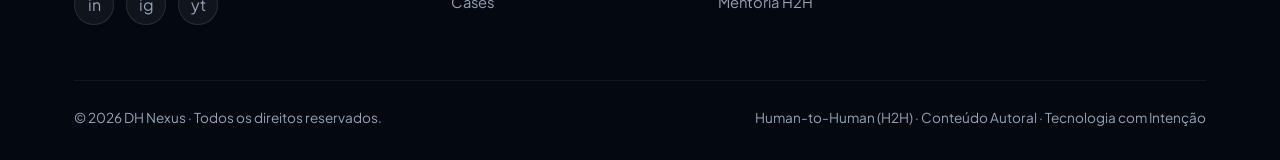
<file: sobre.html>
<!DOCTYPE html>
<html lang="pt-BR">
<head>
  <meta charset="UTF-8">
  <meta name="viewport" content="width=device-width, initial-scale=1.0">
  <title>Sobre | DH Nexus — Alessandra Riquena</title>
  <meta name="description" content="Conheça Alessandra Riquena, fundadora da DH Nexus. 12 anos em marketing, formação em Cinema e Audiovisual, dois MBAs e mais de 2 milhões de pessoas alcançadas.">
  <meta property="og:type" content="website">
  <meta property="og:title" content="Sobre | DH Nexus — Alessandra Riquena">
  <meta property="og:description" content="Conheça Alessandra Riquena, fundadora da DH Nexus. Metodologia H2H para empresas B2B.">
  <meta property="og:image" content="assets/logo-dark-bg.png">
  
  <link rel="icon" type="image/png" href="assets/logo-icon.png">
  <link rel="preconnect" href="https://fonts.googleapis.com">
  <link rel="preconnect" href="https://fonts.gstatic.com" crossorigin>
  <link href="https://fonts.googleapis.com/css2?family=Plus+Jakarta+Sans:wght@400;500;600;700;800&display=swap" rel="stylesheet">
  
  <link rel="stylesheet" href="css/styles.css">
</head>
<body>

  <canvas id="nexus-canvas"></canvas>

  <div class="ambient-glow glow-teal-1"></div>
  <div class="ambient-glow glow-orange-1"></div>

  <div class="content-wrapper">

    <!-- NAVBAR -->
    <header class="navbar">
      <div class="container navbar-inner">
        <a href="index.html" class="navbar-brand">
          <img src="assets/logo-dark-bg.png" alt="DH Nexus" class="brand-logo-img">
        </a>

        <ul class="nav-links">
          <li><a href="index.html">Home</a></li>
          <li><a href="sobre.html" class="active">Sobre</a></li>
          <li><a href="consultoria.html">Consultoria</a></li>
          <li><a href="cases.html">Cases</a></li>
        </ul>

        <div class="nav-actions">
          <a href="index.html#sessao" class="btn btn-primary btn-sm">Sessão de Clareza</a>
          <button class="mobile-toggle" aria-label="Abrir Menu">
            <svg viewBox="0 0 24 24" fill="none" stroke="currentColor" stroke-width="2">
              <line x1="3" y1="12" x2="21" y2="12"></line>
              <line x1="3" y1="6" x2="21" y2="6"></line>
              <line x1="3" y1="18" x2="21" y2="18"></line>
            </svg>
          </button>
        </div>
      </div>
    </header>

    <!-- Mobile Drawer -->
    <div class="drawer-overlay"></div>
    <div class="mobile-drawer">
      <div>
        <div style="display: flex; justify-content: space-between; align-items: center;">
          <a href="index.html" class="navbar-brand">
            <img src="assets/logo-dark-bg.png" alt="DH Nexus" class="brand-logo-img">
          </a>
          <button class="drawer-close" style="background: none; border: none; color: white; font-size: 1.4rem; cursor: pointer;">✕</button>
        </div>
        <ul class="mobile-nav-links">
          <li><a href="index.html">Home <span>→</span></a></li>
          <li><a href="sobre.html" class="active">Sobre <span>→</span></a></li>
          <li><a href="consultoria.html">Consultoria <span>→</span></a></li>
          <li><a href="cases.html">Cases <span>→</span></a></li>
        </ul>
      </div>
      <div>
        <a href="index.html#sessao" class="btn btn-primary" style="width: 100%;">Sessão de Clareza</a>
      </div>
    </div>

    <!-- PAGE HERO -->
    <div class="page-hero">
      <div class="container reveal-up">
        <div class="badge-tag">
          <span class="pulse-dot"></span>
          Sobre a DH Nexus
        </div>
        <h1>A Pessoa Por Trás da Metodologia</h1>
        <p>Humanização digital começa pelo humano que está do outro lado.</p>
      </div>
    </div>

    <!-- BIO DA FUNDADORA -->
    <section style="padding-top: 20px;">
      <div class="container">
        
        <div class="founder-grid">
          
          <div class="founder-photo-wrapper reveal-left">
            <div class="photo-frame">
              <img src="assets/ALESSANDRA_RIQUENA_SITE.jpg" alt="Alessandra Riquena">
              <div class="photo-overlay-tag">
                <strong>Alessandra Riquena</strong>
                <span>Fundadora e Consultora de Humanização Digital</span>
              </div>
            </div>
          </div>

          <div class="founder-content reveal-right">
            <div class="badge-tag orange">
              <span class="pulse-dot"></span>
              História e Visão
            </div>

            <h2>Da Linguagem do Cinema à <span class="highlight-teal">Comunicação Human-to-Human</span></h2>

            <p class="founder-lead">
              Minha trajetória nasceu no empreendedorismo e se consolidou com o audiovisual. Estudar Cinema me ensinou a observar antes de falar. A ler comportamentos, identificar narrativas e entender que marcas fortes não se constroem só com estratégia, mas com história, intenção e coerência.
            </p>

            <p>
              Ao longo de <strong>12 anos em marketing</strong>, desenvolvi projetos para dezenas de empresas, formei mais de <strong>5 mil profissionais</strong> e produzi conteúdo que alcançou mais de <strong>2 milhões de pessoas</strong>. Sempre com o mesmo compromisso: conhecimento aplicável, sem promessas vazias.
            </p>

            <p>
              Em algum ponto desse caminho, percebi um padrão que me incomodava profundamente: as empresas estavam ficando tecnicamente melhores no digital, mas humanamente piores. Mais ferramentas, menos conexão. Mais automação, menos relação. E esse vazio estava custando clientes, contratos e reputação.
            </p>

            <p>
              Foi esse incômodo que deu origem à DH Nexus. Não como mais uma agência de marketing, mas como uma consultoria que acredita em uma premissa simples: <em>tecnologia aproxima quando existe intenção humana por trás dela</em>. Sem isso, é só mais ruído.
            </p>

            <div class="credentials-grid">
              <div class="credential-item">
                <span class="cred-icon">🎓</span>
                <span>Dois MBAs: Comunicação & Mkt e Inteligência Competitiva</span>
              </div>
              <div class="credential-item">
                <span class="cred-icon">🎬</span>
                <span>Formação em Cinema e Audiovisual (Storytelling & Narrativa)</span>
              </div>
              <div class="credential-item">
                <span class="cred-icon">🧠</span>
                <span>Pesquisa em Neurociência do Comportamento Humano</span>
              </div>
              <div class="credential-item">
                <span class="cred-icon">💼</span>
                <span>Certificação Executiva em Liderança de Negócios</span>
              </div>
            </div>

            <div style="margin-top: 30px;">
              <a href="index.html#sessao" class="btn btn-primary btn-lg">
                Agendar Sessão de Clareza com Alessandra →
              </a>
            </div>
          </div>

        </div>

      </div>
    </section>

    <!-- CITAÇÃO DESTACADA -->
    <section style="padding: 40px 0;">
      <div class="container reveal-scale">
        <div class="quote-banner" style="padding: 45px 30px;">
          <p style="font-size: 1.45rem; line-height: 1.6; margin-bottom: 14px;">
            "Tecnologia aproxima quando existe intenção humana por trás dela. Sem isso, é só mais ruído."
          </p>
          <span style="letter-spacing: 0.12em; font-size: 0.88rem;">ALESSANDRA RIQUENA · FUNDADORA DH NEXUS</span>
        </div>
      </div>
    </section>

    <!-- VALORES QUE GUIAM A DH NEXUS -->
    <section>
      <div class="container">
        
        <div class="section-header reveal-up">
          <div class="badge-tag">
            <span class="pulse-dot"></span>
            O Que Nos Guia
          </div>
          <h2>Valores que Estão em <span class="highlight-teal">Cada Consultoria</span></h2>
          <p>Não negociamos os princípios que garantem que sua comunicação gere respeito e retorno real.</p>
        </div>

        <div class="nexus-pillars-grid">
          
          <div class="pillar-card reveal-left">
            <div class="pillar-number">Valor 01</div>
            <h3>Autenticidade</h3>
            <p>A voz genuína da sua empresa importa muito mais do que o volume desordenado de conteúdo impessoal.</p>
          </div>

          <div class="pillar-card reveal-up">
            <div class="pillar-number">Valor 02</div>
            <h3>Proximidade</h3>
            <p>Toda comunicação deve servir para aproximar pessoas e construir pontes, nunca para criar barreiras burocráticas.</p>
          </div>

          <div class="pillar-card reveal-right">
            <div class="pillar-number">Valor 03</div>
            <h3>Clareza</h3>
            <p>Falar com o cliente como gente, não como uma corporação sem rosto. Linguagem direta que gera confiança imediata.</p>
          </div>

          <div class="pillar-card reveal-left">
            <div class="pillar-number">Valor 04</div>
            <h3>Resultado com ROI</h3>
            <p>Humanização digital não é romantismo ou poesia. É estratégia sólida de posicionamento para gerar novos contratos.</p>
          </div>

          <div class="pillar-card reveal-scale">
            <div class="pillar-number">Valor 05</div>
            <h3>Autoralidade</h3>
            <p>Conteúdo genérico copiado de prompts não constrói autoridade. Ponto de vista forte e visão proprietária sim.</p>
          </div>

          <div class="pillar-card reveal-right" style="border-color: var(--orange-primary); background: var(--orange-muted);">
            <div class="pillar-number" style="color: var(--orange-primary);">Conexão H2H</div>
            <h3>Pronto para o Próximo Passo?</h3>
            <p>Converse diretamente com a Alessandra na Sessão de Clareza e descubra o plano para sua empresa.</p>
            <div style="margin-top: 14px;">
              <a href="index.html#sessao" class="btn btn-primary btn-sm">Agendar Conversa →</a>
            </div>
          </div>

        </div>

      </div>
    </section>

    <!-- FOOTER -->
    <footer>
      <div class="container">
        <div class="footer-grid">
          
          <div class="footer-brand">
            <a href="index.html" class="navbar-brand">
              <img src="assets/logo-dark-bg.png" alt="DH Nexus" class="brand-logo-img">
            </a>
            <p>
              Consultoria em humanização digital para empresas B2B. Comunicação que aproxima, converte e fideliza.
            </p>
            <div class="social-links">
              <a href="https://www.linkedin.com/company/dhnexus/" target="_blank" rel="noopener" class="social-btn" aria-label="LinkedIn">in</a>
              <a href="https://www.instagram.com/dhnexus.mkt/" target="_blank" rel="noopener" class="social-btn" aria-label="Instagram">ig</a>
              <a href="https://www.youtube.com/@Alessandra_Riquena" target="_blank" rel="noopener" class="social-btn" aria-label="YouTube">yt</a>
            </div>
          </div>

          <div class="footer-col">
            <h4>Páginas</h4>
            <ul>
              <li><a href="index.html">Home</a></li>
              <li><a href="sobre.html">Sobre</a></li>
              <li><a href="consultoria.html">Consultoria</a></li>
              <li><a href="cases.html">Cases</a></li>
            </ul>
          </div>

          <div class="footer-col">
            <h4>Consultoria</h4>
            <ul>
              <li><a href="consultoria.html#diagnostico">Diagnóstico</a></li>
              <li><a href="consultoria.html#posicionamento">Posicionamento</a></li>
              <li><a href="consultoria.html#editorial">Linha Editorial</a></li>
              <li><a href="consultoria.html#mentoria">Mentoria H2H</a></li>
            </ul>
          </div>

          <div class="footer-col">
            <h4>Contato</h4>
            <ul>
              <li><a href="index.html#sessao">Sessão de Clareza</a></li>
              <li><a href="mailto:contato@dhnexus.com.br">contato@dhnexus.com.br</a></li>
              <li><a href="https://wa.me/5521965485163" target="_blank" rel="noopener">WhatsApp</a></li>
            </ul>
          </div>

        </div>

        <div class="footer-bottom">
          <span>&copy; 2026 DH Nexus · Todos os direitos reservados.</span>
          <span>Human-to-Human (H2H) · Conteúdo Autoral · Tecnologia com Intenção</span>
        </div>
      </div>
    </footer>

  </div>

  <script src="js/app.js"></script>
</body>
</html>
</file>
<file: css/styles.css>
/* ==========================================================================
   DH NEXUS - DESIGN SYSTEM 3.0 (MULTI-PAGE VIBRANT H2H)
   Conceito: Human-to-Human (H2H) | Tecnologia com Intenção
   Cores: Deep Luxury Navy (#070D17), Glowing Mint Teal (#2DD4BF), Warm Joyful Orange (#F97316)
   Animações: Multi-directionais (Up, Left, Right, Scale) e Micro-interações
   ========================================================================== */

:root {
  /* Color Palette - Deep, Rich & Vibrant */
  --bg-dark: #070D17;
  --bg-dark-2: #0B1624;
  --bg-card: rgba(13, 27, 42, 0.75);
  --bg-card-hover: rgba(20, 38, 60, 0.88);
  --bg-glass: rgba(15, 23, 42, 0.65);

  --border-glass: rgba(45, 212, 191, 0.16);
  --border-card: rgba(255, 255, 255, 0.09);
  --border-hover: rgba(45, 212, 191, 0.35);

  /* Signature Mint Teal (Tecnologia & Conexão Nexus) */
  --teal-primary: #2DD4BF;
  --teal-glow: #3DE8D3;
  --teal-dark: #14B8A6;
  --teal-muted: rgba(45, 212, 191, 0.12);

  /* Warm Joyful Orange (Calor Humano & Conversão) */
  --orange-primary: #F97316;
  --orange-hover: #FB923C;
  --orange-glow: rgba(249, 115, 22, 0.35);
  --orange-muted: rgba(249, 115, 22, 0.14);

  /* Text & Accents */
  --white: #FFFFFF;
  --text-main: #F1F5F9;
  --text-muted: #94A3B8;
  --text-subtle: #64748B;

  /* Typography */
  --font-main: 'Plus Jakarta Sans', system-ui, -apple-system, sans-serif;

  /* UI Tokens */
  --radius-pill: 9999px;
  --radius-card: 20px;
  --radius-inner: 12px;

  --shadow-sm: 0 4px 14px rgba(0, 0, 0, 0.25);
  --shadow-card: 0 16px 45px rgba(0, 0, 0, 0.4);
  --shadow-orange: 0 8px 30px rgba(249, 115, 22, 0.35);
  --shadow-teal: 0 8px 30px rgba(45, 212, 191, 0.25);

  --max-w: 1180px;
}

/* Base Reset */
*, *::before, *::after {
  box-sizing: border-box;
  margin: 0;
  padding: 0;
}

html {
  scroll-behavior: smooth;
  font-size: 16px;
  color-scheme: dark;
}

body {
  font-family: var(--font-main);
  background-color: var(--bg-dark);
  color: var(--text-main);
  line-height: 1.65;
  overflow-x: hidden;
  -webkit-font-smoothing: antialiased;
  position: relative;
}

/* Background Interactive Canvas */
#nexus-canvas {
  position: fixed;
  top: 0;
  left: 0;
  width: 100vw;
  height: 100vh;
  z-index: 0;
  pointer-events: none;
  opacity: 0.6;
}

/* Ambient Glow Orbs (Teal & Warm Orange) */
.ambient-glow {
  position: fixed;
  border-radius: 50%;
  filter: blur(130px);
  pointer-events: none;
  z-index: 0;
}

.glow-teal-1 {
  width: 520px;
  height: 520px;
  background: radial-gradient(circle, rgba(45, 212, 191, 0.12), transparent 70%);
  top: -120px;
  left: 10%;
  animation: pulseGlow 14s ease-in-out infinite alternate;
}

.glow-orange-1 {
  width: 480px;
  height: 480px;
  background: radial-gradient(circle, rgba(249, 115, 22, 0.11), transparent 70%);
  top: 35%;
  right: -60px;
  animation: pulseGlow 12s ease-in-out infinite alternate-reverse;
}

.glow-teal-2 {
  width: 580px;
  height: 580px;
  background: radial-gradient(circle, rgba(20, 184, 166, 0.08), transparent 70%);
  bottom: 5%;
  left: -80px;
}

@keyframes pulseGlow {
  0% { transform: scale(1) translate(0, 0); opacity: 0.7; }
  50% { transform: scale(1.12) translate(25px, -20px); opacity: 1; }
  100% { transform: scale(0.95) translate(-20px, 25px); opacity: 0.65; }
}

/* Content Container */
.content-wrapper {
  position: relative;
  z-index: 1;
}

.container {
  width: 100%;
  max-width: var(--max-w);
  margin: 0 auto;
  padding: 0 24px;
}

section {
  padding: 100px 0;
  position: relative;
}

@media (max-width: 768px) {
  section {
    padding: 70px 0;
  }
}

img {
  max-width: 100%;
  display: block;
}

a {
  color: inherit;
  text-decoration: none;
}

/* ==========================================================================
   MULTI-DIRECTIONAL SCROLL REVEAL ANIMATIONS
   Variadas em direções (Up, Left, Right, Scale) para dinamismo
   ========================================================================== */
.reveal-up {
  opacity: 0;
  transform: translateY(38px);
  transition: opacity 0.8s cubic-bezier(0.16, 1, 0.3, 1), transform 0.8s cubic-bezier(0.16, 1, 0.3, 1);
  will-change: opacity, transform;
}

.reveal-left {
  opacity: 0;
  transform: translateX(-45px);
  transition: opacity 0.85s cubic-bezier(0.16, 1, 0.3, 1), transform 0.85s cubic-bezier(0.16, 1, 0.3, 1);
  will-change: opacity, transform;
}

.reveal-right {
  opacity: 0;
  transform: translateX(45px);
  transition: opacity 0.85s cubic-bezier(0.16, 1, 0.3, 1), transform 0.85s cubic-bezier(0.16, 1, 0.3, 1);
  will-change: opacity, transform;
}

.reveal-scale {
  opacity: 0;
  transform: scale(0.92);
  transition: opacity 0.75s cubic-bezier(0.16, 1, 0.3, 1), transform 0.75s cubic-bezier(0.16, 1, 0.3, 1);
  will-change: opacity, transform;
}

/* Active State */
.revealed {
  opacity: 1 !important;
  transform: translate(0, 0) scale(1) !important;
}

.stagger-1 { transition-delay: 0.1s; }
.stagger-2 { transition-delay: 0.2s; }
.stagger-3 { transition-delay: 0.3s; }
.stagger-4 { transition-delay: 0.4s; }

/* ==========================================================================
   TYPOGRAPHY
   ========================================================================== */
h1, h2, h3, h4, h5 {
  font-family: var(--font-main);
  color: var(--white);
  font-weight: 800;
  line-height: 1.15;
  letter-spacing: -0.025em;
}

h1 {
  font-size: clamp(2.3rem, 5vw, 4rem);
}

h2 {
  font-size: clamp(1.9rem, 3.6vw, 2.85rem);
}

h3 {
  font-size: clamp(1.25rem, 2.2vw, 1.6rem);
}

p {
  color: var(--text-muted);
  font-size: 1.05rem;
  line-height: 1.7;
}

.highlight-teal {
  color: var(--teal-primary);
  background: linear-gradient(135deg, var(--teal-glow), var(--teal-primary));
  -webkit-background-clip: text;
  -webkit-text-fill-color: transparent;
}

.highlight-orange {
  color: var(--orange-primary);
  background: linear-gradient(135deg, #FB923C, #F97316);
  -webkit-background-clip: text;
  -webkit-text-fill-color: transparent;
}

/* Section Header */
.section-header {
  text-align: center;
  max-width: 760px;
  margin: 0 auto 56px;
}

.badge-tag {
  display: inline-flex;
  align-items: center;
  gap: 8px;
  background: var(--teal-muted);
  border: 1px solid var(--border-glass);
  padding: 6px 16px;
  border-radius: var(--radius-pill);
  font-size: 0.8rem;
  font-weight: 700;
  letter-spacing: 0.08em;
  text-transform: uppercase;
  color: var(--teal-primary);
  margin-bottom: 18px;
  backdrop-filter: blur(10px);
}

.badge-tag .pulse-dot {
  width: 7px;
  height: 7px;
  border-radius: 50%;
  background-color: var(--teal-primary);
  box-shadow: 0 0 10px var(--teal-primary);
  animation: pulseDot 2s infinite;
}

@keyframes pulseDot {
  0%, 100% { transform: scale(1); opacity: 1; }
  50% { transform: scale(1.4); opacity: 0.5; }
}

.badge-tag.orange {
  background: var(--orange-muted);
  border-color: rgba(249, 115, 22, 0.28);
  color: var(--orange-primary);
}

.badge-tag.orange .pulse-dot {
  background-color: var(--orange-primary);
  box-shadow: 0 0 10px var(--orange-primary);
}

.section-header p {
  margin-top: 14px;
  font-size: 1.15rem;
}

/* ==========================================================================
   BUTTONS (CLEAN PILL STYLE WITH BALANCED WARMTH)
   ========================================================================== */
.btn {
  display: inline-flex;
  align-items: center;
  justify-content: center;
  gap: 10px;
  padding: 13px 28px;
  border-radius: var(--radius-pill);
  font-size: 0.95rem;
  font-weight: 700;
  cursor: pointer;
  border: 1px solid transparent;
  transition: all 0.25s cubic-bezier(0.16, 1, 0.3, 1);
  text-decoration: none;
  white-space: nowrap;
}

/* Primary Warm Orange (Energético e alegre, sem exageros) */
.btn-primary {
  background: linear-gradient(135deg, #F97316 0%, #EA580C 100%);
  color: var(--white);
  box-shadow: 0 4px 22px rgba(234, 88, 12, 0.38);
}

.btn-primary:hover {
  transform: translateY(-2px);
  box-shadow: 0 8px 30px rgba(234, 88, 12, 0.55);
  color: var(--white);
}

/* Pill Outline Minimalist */
.btn-outline {
  background: rgba(255, 255, 255, 0.04);
  border: 1px solid rgba(255, 255, 255, 0.2);
  color: var(--white);
  backdrop-filter: blur(10px);
}

.btn-outline:hover {
  background: rgba(255, 255, 255, 0.12);
  border-color: var(--white);
  transform: translateY(-2px);
  color: var(--white);
}

/* Teal Accent Pill */
.btn-teal {
  background: rgba(45, 212, 191, 0.1);
  border: 1px solid var(--teal-primary);
  color: var(--teal-primary);
}

.btn-teal:hover {
  background: var(--teal-primary);
  color: var(--bg-dark);
  box-shadow: 0 4px 20px rgba(45, 212, 191, 0.4);
  transform: translateY(-2px);
}

.btn-sm {
  padding: 9px 22px;
  font-size: 0.88rem;
}

.btn-lg {
  padding: 16px 36px;
  font-size: 1.05rem;
}

/* Glass Card */
.glass-card {
  background: var(--bg-card);
  backdrop-filter: blur(20px);
  -webkit-backdrop-filter: blur(20px);
  border: 1px solid var(--border-card);
  border-radius: var(--radius-card);
  padding: 34px;
  transition: all 0.3s cubic-bezier(0.16, 1, 0.3, 1);
  box-shadow: var(--shadow-card);
}

.glass-card:hover {
  background: var(--bg-card-hover);
  border-color: var(--border-hover);
  transform: translateY(-5px);
}

/* ==========================================================================
   NAVBAR (MULTI-PAGE & SEM DUPLICAÇÃO DE MARCA)
   ========================================================================== */
.navbar {
  position: fixed;
  top: 0;
  left: 0;
  right: 0;
  z-index: 1000;
  padding: 20px 0;
  transition: all 0.3s cubic-bezier(0.16, 1, 0.3, 1);
}

.navbar.scrolled {
  padding: 12px 0;
  background: rgba(7, 13, 23, 0.88);
  backdrop-filter: blur(20px);
  -webkit-backdrop-filter: blur(20px);
  border-bottom: 1px solid rgba(45, 212, 191, 0.12);
  box-shadow: 0 10px 30px rgba(0, 0, 0, 0.5);
}

.navbar-inner {
  display: flex;
  align-items: center;
  justify-content: space-between;
}

.navbar-brand {
  display: flex;
  align-items: center;
}

.brand-logo-img {
  height: 32px;
  width: auto;
  object-fit: contain;
  transition: opacity 0.2s ease;
}

.navbar-brand:hover .brand-logo-img {
  opacity: 0.9;
}

.nav-links {
  display: flex;
  align-items: center;
  gap: 32px;
  list-style: none;
}

.nav-links a {
  color: var(--text-muted);
  font-size: 0.92rem;
  font-weight: 600;
  transition: color 0.2s ease;
  position: relative;
  padding: 6px 0;
}

.nav-links a:hover,
.nav-links a.active {
  color: var(--white);
}

/* Sublinhado limpo (sem arco-íris!) */
.nav-links a::after {
  content: '';
  position: absolute;
  bottom: 0;
  left: 50%;
  width: 0%;
  height: 2px;
  background: var(--teal-primary);
  transition: all 0.25s ease;
  transform: translateX(-50%);
  border-radius: 2px;
}

.nav-links a:hover::after,
.nav-links a.active::after {
  width: 100%;
}

.nav-actions {
  display: flex;
  align-items: center;
  gap: 14px;
}

.mobile-toggle {
  display: none;
  background: none;
  border: none;
  color: var(--white);
  cursor: pointer;
  padding: 8px;
  border-radius: var(--radius-inner);
}

.mobile-toggle svg {
  width: 26px;
  height: 26px;
}

@media (max-width: 900px) {
  .nav-links {
    display: none !important;
  }
  .mobile-toggle {
    display: flex !important;
    align-items: center;
    justify-content: center;
  }
  .navbar-inner {
    padding: 0 4px;
  }
}

/* Mobile Drawer */
.mobile-drawer {
  position: fixed;
  top: 0;
  right: -100%;
  width: 80%;
  max-width: 360px;
  height: 100vh;
  background: rgba(11, 20, 34, 0.98);
  backdrop-filter: blur(25px);
  z-index: 1050;
  padding: 40px 30px;
  display: flex;
  flex-direction: column;
  justify-content: space-between;
  border-left: 1px solid var(--border-glass);
  transition: right 0.4s cubic-bezier(0.16, 1, 0.3, 1);
}

.mobile-drawer.open {
  right: 0;
}

.drawer-overlay {
  position: fixed;
  top: 0;
  left: 0;
  width: 100vw;
  height: 100vh;
  background: rgba(0, 0, 0, 0.7);
  backdrop-filter: blur(6px);
  z-index: 1040;
  opacity: 0;
  pointer-events: none;
  transition: opacity 0.3s ease;
}

.drawer-overlay.open {
  opacity: 1;
  pointer-events: auto;
}

.mobile-nav-links {
  list-style: none;
  display: flex;
  flex-direction: column;
  gap: 22px;
  margin-top: 40px;
}

.mobile-nav-links a {
  font-size: 1.2rem;
  font-weight: 700;
  color: var(--white);
  display: flex;
  align-items: center;
  justify-content: space-between;
}

.mobile-nav-links a.active {
  color: var(--teal-primary);
}

/* ==========================================================================
   PAGE HERO (PARA PÁGINAS INTERNAS: SOBRE, CONSULTORIA, CASES)
   ========================================================================== */
.page-hero {
  padding-top: 170px;
  padding-bottom: 70px;
  text-align: center;
  position: relative;
  background: radial-gradient(circle at center, rgba(13, 27, 42, 0.6), transparent 70%);
}

.page-hero h1 {
  margin: 16px 0;
}

.page-hero p {
  max-width: 680px;
  margin: 0 auto;
  font-size: 1.15rem;
}

/* ==========================================================================
   HERO SECTION (HOME)
   ========================================================================== */
.hero-section {
  min-height: 100vh;
  padding-top: 160px;
  padding-bottom: 80px;
  display: flex;
  align-items: center;
  position: relative;
}

.hero-grid {
  display: grid;
  grid-template-columns: 1.15fr 0.85fr;
  gap: 50px;
  align-items: center;
}

@media (max-width: 960px) {
  .hero-grid {
    grid-template-columns: 1fr;
    gap: 45px;
  }
}

.hero-content h1 {
  margin-bottom: 24px;
  text-wrap: balance;
}

.hero-content .hero-subtitle {
  font-size: 1.18rem;
  color: var(--text-muted);
  margin-bottom: 38px;
  max-width: 580px;
  line-height: 1.7;
}

.hero-actions {
  display: flex;
  align-items: center;
  gap: 16px;
  flex-wrap: wrap;
  margin-bottom: 48px;
}

.hero-stats {
  display: grid;
  grid-template-columns: repeat(4, 1fr);
  gap: 20px;
  padding-top: 32px;
  border-top: 1px solid var(--border-card);
}

@media (max-width: 600px) {
  .hero-stats {
    grid-template-columns: repeat(2, 1fr);
    gap: 16px;
  }
}

.stat-item .stat-num {
  font-size: 1.8rem;
  font-weight: 800;
  color: var(--teal-primary);
  line-height: 1;
  margin-bottom: 6px;
}

.stat-item .stat-label {
  font-size: 0.82rem;
  color: var(--text-muted);
  line-height: 1.35;
}

/* Hero Visual: Radar Card */
.hero-visual-card {
  position: relative;
  background: var(--bg-card);
  backdrop-filter: blur(22px);
  -webkit-backdrop-filter: blur(22px);
  border: 1px solid var(--border-glass);
  border-radius: var(--radius-card);
  padding: 32px;
  box-shadow: var(--shadow-card), var(--shadow-teal);
}

.radar-header {
  display: flex;
  justify-content: space-between;
  align-items: center;
  margin-bottom: 24px;
}

.radar-status {
  display: flex;
  align-items: center;
  gap: 8px;
  font-size: 0.82rem;
  color: var(--teal-primary);
  font-weight: 700;
}

.radar-status-dot {
  width: 8px;
  height: 8px;
  border-radius: 50%;
  background: var(--teal-primary);
  box-shadow: 0 0 10px var(--teal-primary);
}

.symptom-feed {
  display: flex;
  flex-direction: column;
  gap: 12px;
}

.symptom-card {
  background: rgba(7, 13, 23, 0.65);
  border: 1px solid var(--border-card);
  border-radius: var(--radius-inner);
  padding: 14px 18px;
  display: flex;
  align-items: center;
  justify-content: space-between;
  transition: all 0.25s ease;
  cursor: pointer;
}

.symptom-card:hover {
  background: rgba(20, 35, 55, 0.85);
  border-color: var(--teal-primary);
  transform: translateX(4px);
}

.symptom-info {
  display: flex;
  align-items: center;
  gap: 12px;
}

.symptom-icon {
  width: 32px;
  height: 32px;
  border-radius: var(--radius-inner);
  display: flex;
  align-items: center;
  justify-content: center;
  background: var(--orange-muted);
  color: var(--orange-primary);
  font-size: 0.9rem;
  font-weight: 700;
}

.symptom-card.resolved .symptom-icon {
  background: var(--teal-muted);
  color: var(--teal-primary);
}

.symptom-text h4 {
  font-size: 0.95rem;
  font-weight: 700;
  margin-bottom: 2px;
}

.symptom-text p {
  font-size: 0.8rem;
  color: var(--text-muted);
}

.symptom-badge {
  font-size: 0.72rem;
  padding: 4px 10px;
  border-radius: var(--radius-pill);
  font-weight: 700;
  background: var(--orange-muted);
  color: var(--orange-primary);
}

.symptom-card.resolved .symptom-badge {
  background: var(--teal-muted);
  color: var(--teal-primary);
}

.radar-footer-cta {
  margin-top: 22px;
  text-align: center;
  font-size: 0.82rem;
  color: var(--text-muted);
}

/* ==========================================================================
   SIMULADOR DE FRIEZA DIGITAL (COM FIX DO TEXT WRAP)
   ========================================================================== */
.simulator-box {
  background: var(--bg-card);
  backdrop-filter: blur(25px);
  -webkit-backdrop-filter: blur(25px);
  border: 1px solid var(--border-glass);
  border-radius: var(--radius-card);
  padding: 48px;
  box-shadow: var(--shadow-card);
}

.sim-progress-bar {
  display: flex;
  align-items: center;
  justify-content: space-between;
  margin-bottom: 36px;
}

/* FIX: Step badge pill para NUNCA quebrar texto */
.sim-step-badge {
  display: inline-flex;
  align-items: center;
  gap: 8px;
  padding: 7px 16px;
  border-radius: var(--radius-pill);
  background: var(--teal-muted);
  border: 1px solid var(--border-glass);
  font-size: 0.85rem;
  font-weight: 700;
  color: var(--teal-primary);
  white-space: nowrap;
}

.sim-track {
  flex-grow: 1;
  height: 6px;
  background: rgba(255, 255, 255, 0.08);
  border-radius: var(--radius-pill);
  margin: 0 20px;
  overflow: hidden;
}

.sim-fill {
  height: 100%;
  width: 25%;
  background: linear-gradient(90deg, var(--teal-primary), var(--orange-primary));
  transition: width 0.4s ease;
  border-radius: var(--radius-pill);
}

.sim-card {
  display: none;
}

.sim-card.active {
  display: block;
}

.sim-card h3 {
  font-size: 1.45rem;
  margin-bottom: 10px;
}

.sim-card .sim-subtitle {
  color: var(--text-muted);
  margin-bottom: 28px;
  font-size: 1rem;
}

.options-grid {
  display: grid;
  grid-template-columns: repeat(2, 1fr);
  gap: 16px;
}

@media (max-width: 768px) {
  .options-grid {
    grid-template-columns: 1fr;
  }
}

.option-btn {
  background: rgba(7, 13, 23, 0.7);
  border: 1px solid var(--border-card);
  border-radius: var(--radius-inner);
  padding: 20px;
  text-align: left;
  cursor: pointer;
  transition: all 0.25s ease;
  display: flex;
  flex-direction: column;
  gap: 8px;
  color: var(--text-main);
}

.option-btn:hover {
  background: var(--teal-muted);
  border-color: var(--teal-primary);
  transform: translateY(-2px);
}

.option-btn.selected {
  background: rgba(45, 212, 191, 0.18);
  border-color: var(--teal-primary);
  box-shadow: 0 0 20px rgba(45, 212, 191, 0.2);
}

.option-btn strong {
  font-size: 1.05rem;
  color: var(--white);
  display: flex;
  align-items: center;
  justify-content: space-between;
}

.option-btn span {
  font-size: 0.88rem;
  color: var(--text-muted);
}

/* Simulator Results */
.sim-result-card {
  display: none;
  text-align: center;
  padding: 10px 0;
}

.sim-result-card.active {
  display: block;
}

.score-display-wrapper {
  display: flex;
  justify-content: center;
  align-items: center;
  gap: 40px;
  margin: 30px 0;
  flex-wrap: wrap;
}

.score-circle {
  width: 165px;
  height: 165px;
  border-radius: 50%;
  background: radial-gradient(circle, rgba(13, 27, 42, 0.9), #070D17);
  border: 3px solid var(--orange-primary);
  display: flex;
  flex-direction: column;
  align-items: center;
  justify-content: center;
  box-shadow: 0 0 35px var(--orange-glow);
}

.score-circle .score-number {
  font-size: 3rem;
  font-weight: 800;
  color: var(--orange-primary);
  line-height: 1;
}

.score-circle .score-tag {
  font-size: 0.75rem;
  text-transform: uppercase;
  letter-spacing: 0.08em;
  color: var(--text-muted);
  font-weight: 700;
  margin-top: 4px;
}

.result-breakdown {
  text-align: left;
  max-width: 500px;
}

.result-breakdown h4 {
  font-size: 1.4rem;
  margin-bottom: 8px;
  color: var(--white);
}

.result-breakdown p {
  font-size: 1rem;
  margin-bottom: 16px;
}

.result-recommendation {
  background: var(--teal-muted);
  border-left: 3px solid var(--teal-primary);
  padding: 12px 16px;
  border-radius: 0 var(--radius-inner) var(--radius-inner) 0;
  font-size: 0.92rem;
  color: var(--teal-glow);
}

.result-actions {
  margin-top: 34px;
  display: flex;
  justify-content: center;
  gap: 16px;
  flex-wrap: wrap;
}

/* ==========================================================================
   COMPARADOR INTERATIVO: IA GENÉRICA vs H2H
   ========================================================================== */
.comparator-tabs {
  display: flex;
  justify-content: center;
  gap: 12px;
  margin-bottom: 36px;
  flex-wrap: wrap;
}

.comp-tab-btn {
  background: rgba(255, 255, 255, 0.05);
  border: 1px solid var(--border-card);
  color: var(--text-muted);
  padding: 11px 24px;
  border-radius: var(--radius-pill);
  font-size: 0.9rem;
  font-weight: 700;
  cursor: pointer;
  transition: all 0.25s ease;
}

.comp-tab-btn:hover {
  background: rgba(255, 255, 255, 0.1);
  color: var(--white);
}

.comp-tab-btn.active {
  background: var(--teal-muted);
  border-color: var(--teal-primary);
  color: var(--teal-primary);
  box-shadow: 0 0 20px rgba(45, 212, 191, 0.2);
}

.comparison-stage {
  display: grid;
  grid-template-columns: 1fr 1fr;
  gap: 28px;
}

@media (max-width: 900px) {
  .comparison-stage {
    grid-template-columns: 1fr;
  }
}

.side-box {
  background: var(--bg-card);
  backdrop-filter: blur(20px);
  border: 1px solid var(--border-card);
  border-radius: var(--radius-card);
  padding: 32px;
  display: flex;
  flex-direction: column;
  transition: all 0.3s ease;
}

.side-box.h2h-human {
  border-color: var(--border-glass);
  box-shadow: var(--shadow-teal);
}

.side-header {
  display: flex;
  align-items: center;
  justify-content: space-between;
  margin-bottom: 20px;
  padding-bottom: 14px;
  border-bottom: 1px solid var(--border-card);
}

.side-title {
  display: flex;
  align-items: center;
  gap: 8px;
  font-size: 1.08rem;
  font-weight: 800;
}

.side-badge {
  font-size: 0.72rem;
  font-weight: 700;
  text-transform: uppercase;
  padding: 4px 12px;
  border-radius: var(--radius-pill);
  background: rgba(255, 255, 255, 0.06);
  color: var(--text-muted);
}

.side-box.h2h-human .side-badge {
  background: var(--teal-muted);
  color: var(--teal-primary);
}

.side-body {
  font-size: 0.98rem;
  line-height: 1.7;
  flex-grow: 1;
  color: var(--text-main);
  margin-bottom: 24px;
  padding: 18px;
  background: rgba(7, 13, 23, 0.5);
  border-radius: var(--radius-inner);
  border-left: 3px solid #64748B;
}

.side-box.h2h-human .side-body {
  border-left-color: var(--teal-primary);
  color: var(--white);
}

.side-footer {
  display: flex;
  align-items: center;
  justify-content: space-between;
  padding-top: 14px;
  border-top: 1px solid var(--border-card);
  font-size: 0.85rem;
}

.metric-highlight {
  font-weight: 700;
}

.metric-bad {
  color: #F87171;
}

.metric-good {
  color: var(--teal-glow);
}

/* ==========================================================================
   OS 3 PILARES DO NEXUS (COM CORES & PERSONALIDADE RESTAURADAS)
   ========================================================================== */
.nexus-pillars-grid {
  display: grid;
  grid-template-columns: repeat(3, 1fr);
  gap: 28px;
}

@media (max-width: 900px) {
  .nexus-pillars-grid {
    grid-template-columns: 1fr;
  }
}

.pillar-card {
  background: var(--bg-card);
  backdrop-filter: blur(20px);
  border: 1px solid var(--border-glass);
  border-radius: var(--radius-card);
  padding: 38px 30px;
  transition: all 0.35s ease;
  display: flex;
  flex-direction: column;
  box-shadow: var(--shadow-card);
}

.pillar-card:hover {
  border-color: var(--teal-primary);
  transform: translateY(-8px);
  box-shadow: 0 16px 40px rgba(0, 0, 0, 0.5), var(--shadow-teal);
}

.pillar-number {
  font-size: 0.78rem;
  font-weight: 800;
  letter-spacing: 0.12em;
  text-transform: uppercase;
  color: var(--teal-primary);
  margin-bottom: 18px;
}

.pillar-icon-wrap {
  width: 56px;
  height: 56px;
  border-radius: var(--radius-inner);
  background: linear-gradient(135deg, rgba(45, 212, 191, 0.15), rgba(249, 115, 22, 0.1));
  border: 1px solid var(--border-glass);
  display: flex;
  align-items: center;
  justify-content: center;
  margin-bottom: 24px;
  color: var(--teal-primary);
  transition: all 0.3s ease;
}

.pillar-card:hover .pillar-icon-wrap {
  transform: scale(1.1) rotate(4deg);
  background: var(--teal-primary);
  color: var(--bg-dark);
}

.pillar-card h3 {
  font-size: 1.35rem;
  margin-bottom: 14px;
}

.pillar-card p {
  font-size: 0.98rem;
  color: var(--text-muted);
}

/* ==========================================================================
   SERVIÇOS / 4 CAMINHOS DE TRANSFORMAÇÃO (INTERACTIVE TABS)
   ========================================================================== */
.services-interactive-wrapper {
  display: grid;
  grid-template-columns: 320px 1fr;
  gap: 36px;
}

@media (max-width: 900px) {
  .services-interactive-wrapper {
    grid-template-columns: 1fr;
  }
}

.service-nav-menu {
  display: flex;
  flex-direction: column;
  gap: 12px;
}

.service-nav-item {
  background: var(--bg-card);
  border: 1px solid var(--border-card);
  border-radius: var(--radius-inner);
  padding: 18px 22px;
  cursor: pointer;
  transition: all 0.25s ease;
  text-align: left;
  display: flex;
  align-items: center;
  justify-content: space-between;
}

.service-nav-item:hover {
  background: var(--bg-card-hover);
  border-color: var(--border-hover);
}

.service-nav-item.active {
  background: rgba(45, 212, 191, 0.12);
  border-color: var(--teal-primary);
}

.service-nav-item strong {
  font-size: 1.02rem;
  color: var(--white);
  display: block;
}

.service-nav-item span {
  font-size: 0.8rem;
  color: var(--teal-primary);
}

.service-nav-item.active strong {
  color: var(--teal-primary);
}

.service-detail-card {
  background: var(--bg-card);
  backdrop-filter: blur(20px);
  border: 1px solid var(--border-glass);
  border-radius: var(--radius-card);
  padding: 44px;
  display: none;
}

.service-detail-card.active {
  display: block;
}

.service-detail-header {
  display: flex;
  justify-content: space-between;
  align-items: flex-start;
  margin-bottom: 22px;
  flex-wrap: wrap;
  gap: 16px;
}

.service-tag {
  font-size: 0.78rem;
  font-weight: 800;
  text-transform: uppercase;
  letter-spacing: 0.08em;
  padding: 6px 14px;
  border-radius: var(--radius-pill);
  background: var(--teal-muted);
  color: var(--teal-primary);
  border: 1px solid var(--border-glass);
}

.service-detail-header h3 {
  font-size: 1.75rem;
  margin-top: 8px;
}

.service-lead {
  font-size: 1.08rem;
  color: var(--text-muted);
  margin-bottom: 28px;
}

.deliverables-title {
  font-size: 0.9rem;
  font-weight: 800;
  text-transform: uppercase;
  letter-spacing: 0.08em;
  color: var(--white);
  margin-bottom: 16px;
}

.deliverables-list {
  display: grid;
  grid-template-columns: repeat(2, 1fr);
  gap: 14px;
  list-style: none;
  margin-bottom: 30px;
}

@media (max-width: 768px) {
  .deliverables-list {
    grid-template-columns: 1fr;
  }
}

.deliverables-list li {
  display: flex;
  align-items: flex-start;
  gap: 10px;
  font-size: 0.95rem;
  color: var(--text-main);
}

.deliverables-list li .check-icon {
  color: var(--teal-primary);
  font-weight: 800;
  font-size: 1.1rem;
}

.service-target-box {
  background: rgba(7, 13, 23, 0.6);
  border-left: 3px solid var(--orange-primary);
  padding: 16px 20px;
  border-radius: 0 var(--radius-inner) var(--radius-inner) 0;
}

.service-target-box strong {
  color: var(--orange-primary);
  display: block;
  font-size: 0.82rem;
  text-transform: uppercase;
  letter-spacing: 0.06em;
  margin-bottom: 4px;
}

.service-target-box p {
  font-size: 0.94rem;
  margin: 0;
  color: var(--text-main);
}

/* ==========================================================================
   SOBRE ALESSANDRA RIQUENA
   ========================================================================== */
.founder-grid {
  display: grid;
  grid-template-columns: 0.9fr 1.1fr;
  gap: 56px;
  align-items: center;
}

@media (max-width: 900px) {
  .founder-grid {
    grid-template-columns: 1fr;
  }
}

.photo-frame {
  position: relative;
  border-radius: var(--radius-card);
  overflow: hidden;
  border: 1px solid var(--border-glass);
  box-shadow: var(--shadow-card), var(--shadow-teal);
}

.photo-frame img {
  width: 100%;
  height: 520px;
  object-fit: cover;
  object-position: top center;
  transition: transform 0.6s ease;
}

.photo-frame:hover img {
  transform: scale(1.02);
}

.photo-overlay-tag {
  position: absolute;
  bottom: 22px;
  left: 22px;
  right: 22px;
  background: rgba(7, 13, 23, 0.88);
  backdrop-filter: blur(14px);
  border: 1px solid var(--border-glass);
  padding: 16px 20px;
  border-radius: var(--radius-inner);
}

.photo-overlay-tag strong {
  font-size: 1.1rem;
  color: var(--white);
  display: block;
}

.photo-overlay-tag span {
  font-size: 0.85rem;
  color: var(--teal-primary);
  font-weight: 600;
}

.founder-lead {
  font-size: 1.18rem;
  color: #E2E8F0;
  line-height: 1.7;
  margin-bottom: 20px;
}

.founder-content p {
  margin-bottom: 18px;
  font-size: 1.02rem;
}

.credentials-grid {
  display: grid;
  grid-template-columns: repeat(2, 1fr);
  gap: 14px;
  margin: 30px 0;
}

@media (max-width: 600px) {
  .credentials-grid {
    grid-template-columns: 1fr;
  }
}

.credential-item {
  background: rgba(13, 27, 42, 0.6);
  border: 1px solid var(--border-card);
  border-radius: var(--radius-inner);
  padding: 14px 16px;
  display: flex;
  align-items: center;
  gap: 12px;
}

.credential-item .cred-icon {
  font-size: 1.25rem;
  color: var(--teal-primary);
}

.credential-item span {
  font-size: 0.88rem;
  font-weight: 600;
  color: var(--text-main);
  line-height: 1.35;
}

.quote-banner {
  margin-top: 36px;
  background: linear-gradient(135deg, rgba(45, 212, 191, 0.1), rgba(249, 115, 22, 0.08));
  border: 1px solid var(--border-glass);
  border-radius: var(--radius-card);
  padding: 30px;
  text-align: center;
}

.quote-banner p {
  font-size: 1.2rem;
  font-style: italic;
  color: var(--white);
  margin-bottom: 10px;
}

.quote-banner span {
  font-size: 0.82rem;
  font-weight: 800;
  letter-spacing: 0.1em;
  text-transform: uppercase;
  color: var(--teal-primary);
}

/* ==========================================================================
   CASES DE SUCESSO
   ========================================================================== */
.cases-grid {
  display: grid;
  grid-template-columns: repeat(3, 1fr);
  gap: 28px;
}

@media (max-width: 900px) {
  .cases-grid {
    grid-template-columns: 1fr;
  }
}

.case-card {
  background: var(--bg-card);
  backdrop-filter: blur(20px);
  border: 1px solid var(--border-glass);
  border-radius: var(--radius-card);
  padding: 34px;
  display: flex;
  flex-direction: column;
  justify-content: space-between;
  transition: all 0.35s ease;
  box-shadow: var(--shadow-card);
}

.case-card:hover {
  transform: translateY(-6px);
  border-color: var(--teal-primary);
  box-shadow: var(--shadow-card), var(--shadow-teal);
}

.case-top {
  margin-bottom: 24px;
}

.case-segment-badge {
  display: inline-block;
  font-size: 0.75rem;
  font-weight: 800;
  letter-spacing: 0.06em;
  text-transform: uppercase;
  padding: 4px 12px;
  border-radius: var(--radius-pill);
  background: var(--teal-muted);
  color: var(--teal-primary);
  margin-bottom: 14px;
}

.case-card h3 {
  font-size: 1.3rem;
  margin-bottom: 12px;
}

.case-card .challenge-box {
  background: rgba(7, 13, 23, 0.5);
  padding: 14px;
  border-radius: var(--radius-inner);
  font-size: 0.9rem;
  color: var(--text-muted);
  border-left: 2px solid var(--orange-primary);
}

.case-card .challenge-box strong {
  display: block;
  color: var(--orange-primary);
  font-size: 0.78rem;
  text-transform: uppercase;
  letter-spacing: 0.06em;
  margin-bottom: 4px;
}

.case-results-box {
  background: rgba(45, 212, 191, 0.08);
  padding: 16px;
  border-radius: var(--radius-inner);
  border-left: 2px solid var(--teal-primary);
}

.case-results-box strong {
  display: block;
  color: var(--teal-primary);
  font-size: 0.78rem;
  text-transform: uppercase;
  letter-spacing: 0.06em;
  margin-bottom: 6px;
}

.case-stat-big {
  font-size: 1.85rem;
  font-weight: 800;
  color: var(--white);
  line-height: 1;
  margin-bottom: 4px;
}

.case-stat-sub {
  font-size: 0.85rem;
  color: var(--text-muted);
}

/* ==========================================================================
   FORMULÁRIO SESSÃO DE CLAREZA
   ========================================================================== */
.booking-card {
  background: var(--bg-card);
  backdrop-filter: blur(25px);
  -webkit-backdrop-filter: blur(25px);
  border: 1px solid var(--border-glass);
  border-radius: var(--radius-card);
  padding: 50px;
  max-width: 820px;
  margin: 0 auto;
  box-shadow: var(--shadow-card), 0 0 60px rgba(45, 212, 191, 0.1);
}

@media (max-width: 768px) {
  .booking-card {
    padding: 28px 20px;
  }
}

.form-badge-top {
  display: flex;
  align-items: center;
  justify-content: space-between;
  margin-bottom: 28px;
  padding-bottom: 16px;
  border-bottom: 1px solid var(--border-card);
}

.form-badge-top .guarantee {
  font-size: 0.85rem;
  color: var(--teal-primary);
  font-weight: 700;
  display: flex;
  align-items: center;
  gap: 6px;
}

.form-grid-2 {
  display: grid;
  grid-template-columns: 1fr 1fr;
  gap: 18px;
  margin-bottom: 18px;
}

@media (max-width: 600px) {
  .form-grid-2 {
    grid-template-columns: 1fr;
  }
}

.form-group {
  display: flex;
  flex-direction: column;
  gap: 6px;
  margin-bottom: 18px;
  text-align: left;
}

.form-group label {
  font-size: 0.88rem;
  font-weight: 700;
  color: var(--text-main);
  display: flex;
  align-items: center;
  gap: 4px;
}

.form-group label .req {
  color: var(--orange-primary);
}

.form-control {
  background: rgba(7, 13, 23, 0.8);
  border: 1px solid var(--border-card);
  border-radius: var(--radius-inner);
  padding: 14px 18px;
  font-size: 0.98rem;
  color: var(--white);
  font-family: var(--font-main);
  transition: all 0.25s ease;
}

.form-control:focus {
  outline: none;
  border-color: var(--teal-primary);
  background: rgba(13, 27, 42, 0.9);
  box-shadow: 0 0 16px rgba(45, 212, 191, 0.2);
}

textarea.form-control {
  min-height: 110px;
  resize: vertical;
}

.form-disclaimer {
  font-size: 0.8rem;
  color: var(--text-muted);
  text-align: center;
  margin-top: 18px;
}

/* Modal */
.modal-overlay {
  position: fixed;
  top: 0;
  left: 0;
  width: 100vw;
  height: 100vh;
  background: rgba(0, 0, 0, 0.8);
  backdrop-filter: blur(10px);
  z-index: 2000;
  display: none;
  align-items: center;
  justify-content: center;
  padding: 24px;
}

.modal-overlay.open {
  display: flex;
}

.modal-content {
  background: var(--bg-card);
  backdrop-filter: blur(25px);
  border: 1px solid var(--teal-primary);
  border-radius: var(--radius-card);
  padding: 44px;
  max-width: 520px;
  width: 100%;
  text-align: center;
  box-shadow: var(--shadow-card), var(--shadow-teal);
}

.modal-icon-circle {
  width: 64px;
  height: 64px;
  border-radius: 50%;
  background: var(--teal-muted);
  border: 2px solid var(--teal-primary);
  color: var(--teal-primary);
  display: flex;
  align-items: center;
  justify-content: center;
  font-size: 2rem;
  margin: 0 auto 20px;
}

/* ==========================================================================
   FOOTER
   ========================================================================== */
footer {
  background: #04080F;
  border-top: 1px solid rgba(255, 255, 255, 0.08);
  padding: 75px 0 30px;
  position: relative;
  z-index: 2;
}

.footer-grid {
  display: grid;
  grid-template-columns: 1.5fr 1fr 1fr 1fr;
  gap: 45px;
  margin-bottom: 55px;
}

@media (max-width: 900px) {
  .footer-grid {
    grid-template-columns: 1fr 1fr;
  }
}

@media (max-width: 600px) {
  .footer-grid {
    grid-template-columns: 1fr;
  }
}

.footer-brand p {
  margin: 18px 0 22px;
  font-size: 0.95rem;
  max-width: 320px;
}

.social-links {
  display: flex;
  gap: 12px;
}

.social-btn {
  width: 40px;
  height: 40px;
  border-radius: 50%;
  background: rgba(255, 255, 255, 0.05);
  border: 1px solid rgba(255, 255, 255, 0.1);
  display: flex;
  align-items: center;
  justify-content: center;
  color: var(--text-muted);
  transition: all 0.25s ease;
}

.social-btn:hover {
  background: var(--teal-primary);
  color: var(--bg-dark);
  border-color: var(--teal-primary);
  transform: translateY(-2px);
}

.footer-col h4 {
  font-size: 1rem;
  margin-bottom: 20px;
  color: var(--white);
}

.footer-col ul {
  list-style: none;
  display: flex;
  flex-direction: column;
  gap: 12px;
}

.footer-col ul a {
  font-size: 0.92rem;
  color: var(--text-muted);
  transition: all 0.2s ease;
}

.footer-col ul a:hover {
  color: var(--teal-primary);
  padding-left: 4px;
}

.footer-bottom {
  display: flex;
  align-items: center;
  justify-content: space-between;
  padding-top: 26px;
  border-top: 1px solid rgba(255, 255, 255, 0.06);
  font-size: 0.85rem;
  color: var(--text-muted);
  flex-wrap: wrap;
  gap: 12px;
}

/* Floating WhatsApp */
.floating-whatsapp {
  position: fixed;
  bottom: 28px;
  right: 28px;
  z-index: 990;
  width: 56px;
  height: 56px;
  border-radius: 50%;
  background: #25D366;
  box-shadow: 0 8px 25px rgba(37, 211, 102, 0.45);
  display: flex;
  align-items: center;
  justify-content: center;
  color: white;
  transition: all 0.25s ease;
}

.floating-whatsapp:hover {
  transform: scale(1.1) translateY(-2px);
  box-shadow: 0 12px 30px rgba(37, 211, 102, 0.6);
}

.floating-whatsapp svg {
  width: 30px;
  height: 30px;
}

/* Audio Toggle */
.sound-toggle-btn {
  position: fixed;
  bottom: 28px;
  left: 28px;
  z-index: 990;
  background: rgba(13, 27, 42, 0.82);
  backdrop-filter: blur(12px);
  border: 1px solid var(--border-glass);
  color: var(--teal-primary);
  padding: 8px 16px;
  border-radius: var(--radius-pill);
  font-size: 0.82rem;
  font-weight: 700;
  display: flex;
  align-items: center;
  gap: 8px;
  cursor: pointer;
  transition: all 0.25s ease;
}

.sound-toggle-btn:hover {
  background: rgba(45, 212, 191, 0.2);
  transform: translateY(-2px);
}

/* ==========================================================================
   DEDICATED MOBILE & TABLET RESPONSIVE SYSTEM
   Otimização minuciosa para celulares de 320px a 960px
   ========================================================================== */

@media (max-width: 960px) {
  .hero-section {
    padding-top: 130px;
    padding-bottom: 60px;
  }
  .hero-grid {
    grid-template-columns: 1fr;
    gap: 40px;
  }
  .page-hero {
    padding-top: 130px;
    padding-bottom: 50px;
  }
  .services-interactive-wrapper {
    grid-template-columns: 1fr;
  }
  .founder-grid {
    grid-template-columns: 1fr;
    gap: 40px;
  }
  .cases-grid {
    grid-template-columns: 1fr;
    gap: 22px;
  }
}

@media (max-width: 768px) {
  section {
    padding: 60px 0;
  }
  .container {
    padding: 0 20px;
  }
  h1 {
    font-size: 2.15rem;
    line-height: 1.2;
  }
  h2 {
    font-size: 1.75rem;
    line-height: 1.25;
  }
  .section-header {
    margin-bottom: 38px;
  }
  .section-header p {
    font-size: 1rem;
  }
  .hero-subtitle {
    font-size: 1.05rem;
  }
  .hero-actions {
    flex-direction: column;
    width: 100%;
    gap: 12px;
  }
  .hero-actions .btn {
    width: 100%;
    text-align: center;
  }
  .hero-stats {
    grid-template-columns: repeat(2, 1fr);
    gap: 16px;
    padding-top: 24px;
  }
  .stat-item .stat-num {
    font-size: 1.55rem;
  }
  .simulator-box {
    padding: 24px 18px;
  }
  .options-grid {
    grid-template-columns: 1fr;
    gap: 10px;
  }
  .option-btn {
    padding: 16px 14px;
  }
  .score-display-wrapper {
    flex-direction: column;
    gap: 20px;
    text-align: center;
  }
  .score-circle {
    width: 135px;
    height: 135px;
  }
  .score-circle .score-number {
    font-size: 2.5rem;
  }
  .result-breakdown {
    text-align: center;
  }
  .result-actions {
    flex-direction: column;
    width: 100%;
  }
  .result-actions .btn {
    width: 100%;
  }
  .comparator-tabs {
    flex-direction: column;
    gap: 8px;
  }
  .comp-tab-btn {
    width: 100%;
    text-align: center;
    padding: 10px;
  }
  .side-box {
    padding: 22px 18px;
  }
  .service-detail-card {
    padding: 26px 18px;
  }
  .deliverables-list {
    grid-template-columns: 1fr;
  }
  .photo-frame img {
    height: 380px;
  }
  .credentials-grid {
    grid-template-columns: 1fr;
  }
  .booking-card {
    padding: 26px 18px;
  }
  .form-grid-2 {
    grid-template-columns: 1fr;
    gap: 0;
  }
  .footer-grid {
    grid-template-columns: 1fr;
    gap: 32px;
  }
  .footer-bottom {
    flex-direction: column;
    text-align: center;
    gap: 8px;
  }
}

@media (max-width: 480px) {
  .container {
    padding: 0 16px;
  }
  h1 {
    font-size: 1.85rem;
  }
  h2 {
    font-size: 1.55rem;
  }
  .brand-logo-img {
    height: 25px;
  }
  .floating-whatsapp {
    bottom: 18px;
    right: 16px;
    width: 48px;
    height: 48px;
  }
  .floating-whatsapp svg {
    width: 26px;
    height: 26px;
  }
  .sound-toggle-btn {
    bottom: 18px;
    left: 16px;
    padding: 6px 12px;
    font-size: 0.72rem;
  }
  .radar-status {
    font-size: 0.72rem;
  }
}
</file>
